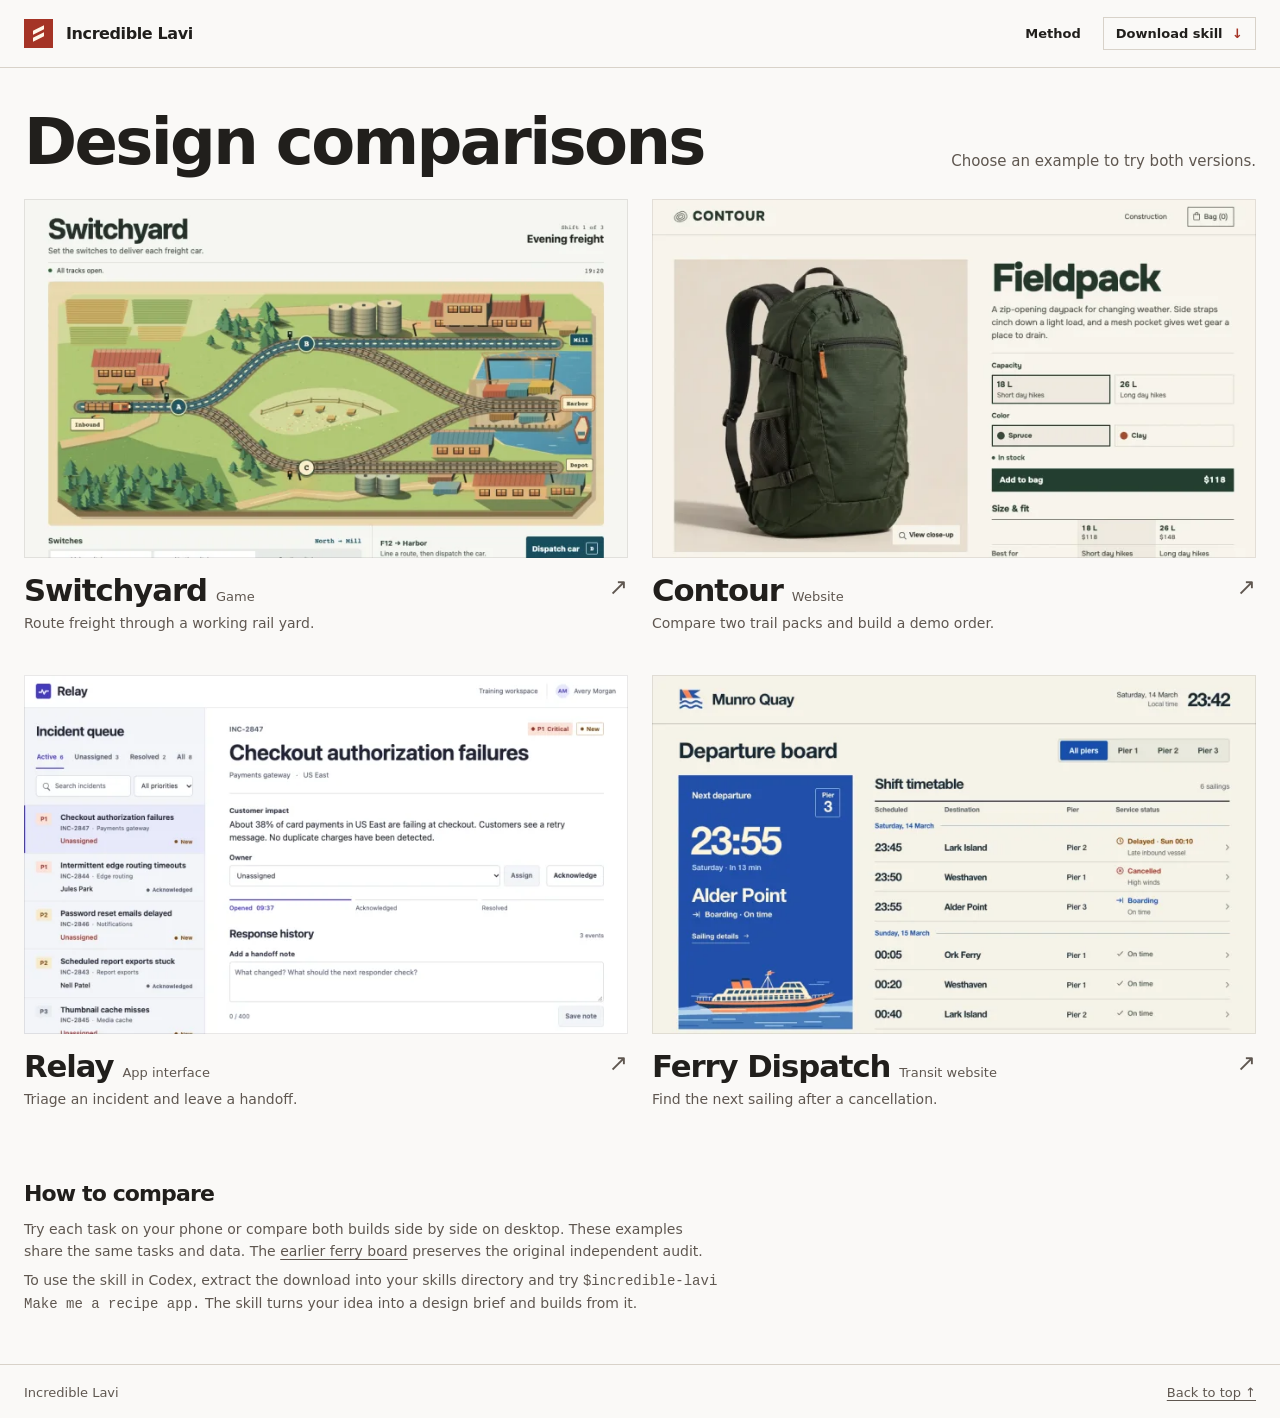
<file: docs/index.html>
<!doctype html>
<html lang="en">
<head>
  <meta charset="utf-8">
  <meta name="viewport" content="width=device-width, initial-scale=1">
  <meta name="description" content="Playable before-and-after design examples for the Incredible Lavi skill.">
  <title>Incredible Lavi · Design comparisons</title>
  <link rel="stylesheet" href="gallery.css">
  <script src="gallery.js" defer></script>
</head>
<body>
  <header class="bar">
    <a class="brand" href="./"><span class="mark" aria-hidden="true"><i></i><i></i></span>Incredible Lavi</a>
    <nav aria-label="Project"><a href="#method">Method</a><a class="download" href="assets/incredible-lavi.zip" download>Download skill <span aria-hidden="true">↓</span></a></nav>
  </header>
  <main class="home">
    <div class="intro">
      <h1>Design comparisons</h1>
      <p>Choose an example to try both versions.</p>
    </div>
    <div class="grid" id="exhibits"></div>
    <noscript><p>Compare the standalone examples.</p><ul>
      <li>Switchyard <a href="examples/switchyard/before.html">Before</a> · <a href="examples/switchyard/after.html">After</a></li>
      <li>Contour <a href="examples/contour/before.html">Before</a> · <a href="examples/contour/after.html">After</a></li>
      <li>Relay <a href="examples/relay/before.html">Before</a> · <a href="examples/relay/after.html">After</a></li>
      <li>Ferry Dispatch <a href="examples/ferry/before.html">Before</a> · <a href="examples/ferry/after.html">After</a></li>
    </ul></noscript>
    <section class="method" id="method">
      <h2>How to compare</h2>
      <p>Try each task on your phone or compare both builds side by side on desktop. These examples share the same tasks and data. The <a href="examples/ferry/audit-after.html">earlier ferry board</a> preserves the original independent audit.</p>
      <p>To use the skill in Codex, extract the download into your skills directory and try <code>$incredible-lavi Make me a recipe app.</code> The skill turns your idea into a design brief and builds from it.</p>
    </section>
  </main>
  <footer class="site-foot"><span>Incredible Lavi</span><a href="#top" id="back-top">Back to top ↑</a></footer>
</body>
</html>
</file>
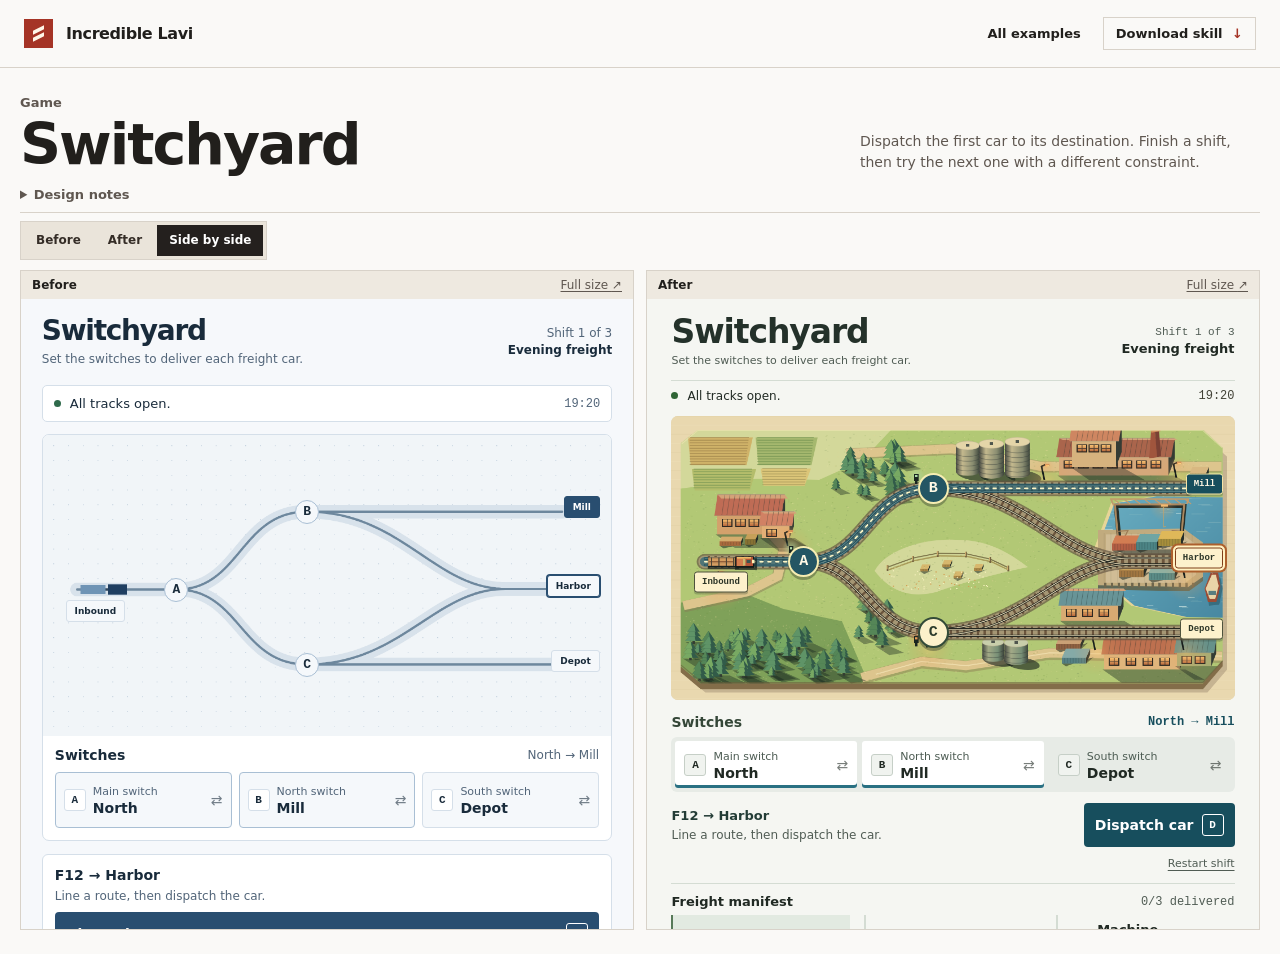
<file: docs/compare.html>
<!doctype html>
<html lang="en">
<head>
  <meta charset="utf-8">
  <meta name="viewport" content="width=device-width, initial-scale=1">
  <title>Compare · Incredible Lavi</title>
  <link rel="stylesheet" href="gallery.css">
  <script src="gallery.js" defer></script>
</head>
<body>
  <header class="bar">
    <a class="brand" href="./"><span class="mark" aria-hidden="true"><i></i><i></i></span>Incredible Lavi</a>
    <nav aria-label="Project"><a href="./">All examples</a><a class="download" href="assets/incredible-lavi.zip" download>Download skill <span aria-hidden="true">↓</span></a></nav>
  </header>
  <main class="compare" id="comparison" hidden>
    <div class="compare-top">
      <div><span class="medium" id="medium"></span><h1 id="demo-title"></h1></div>
      <p id="task"></p>
    </div>
    <details class="notes">
      <summary>Design notes</summary>
      <p id="notes-text"></p>
    </details>
    <div class="toolbar">
      <div class="switch" role="group" aria-label="Comparison view">
        <button type="button" data-mode="before" aria-pressed="false">Before</button>
        <button type="button" data-mode="after" aria-pressed="false">After</button>
        <button type="button" data-mode="side" aria-pressed="false">Side by side</button>
      </div>
      <a id="standalone" href="./" target="_blank" rel="noopener">Open full size <span aria-hidden="true">↗</span></a>
    </div>
    <div class="frames">
      <section id="before" class="pane" aria-label="Before">
        <div class="pane-label"><strong>Before</strong><a target="_blank" rel="noopener">Full size <span aria-hidden="true">↗</span></a></div>
        <iframe title="Before"></iframe>
      </section>
      <section id="after" class="pane" aria-label="After">
        <div class="pane-label"><strong>After</strong><a target="_blank" rel="noopener">Full size <span aria-hidden="true">↗</span></a></div>
        <iframe title="After"></iframe>
      </section>
    </div>
  </main>
  <noscript><p class="home">Enable JavaScript for the interactive comparison. <a href="./">Open the gallery</a> for standalone links.</p></noscript>
</body>
</html>
</file>
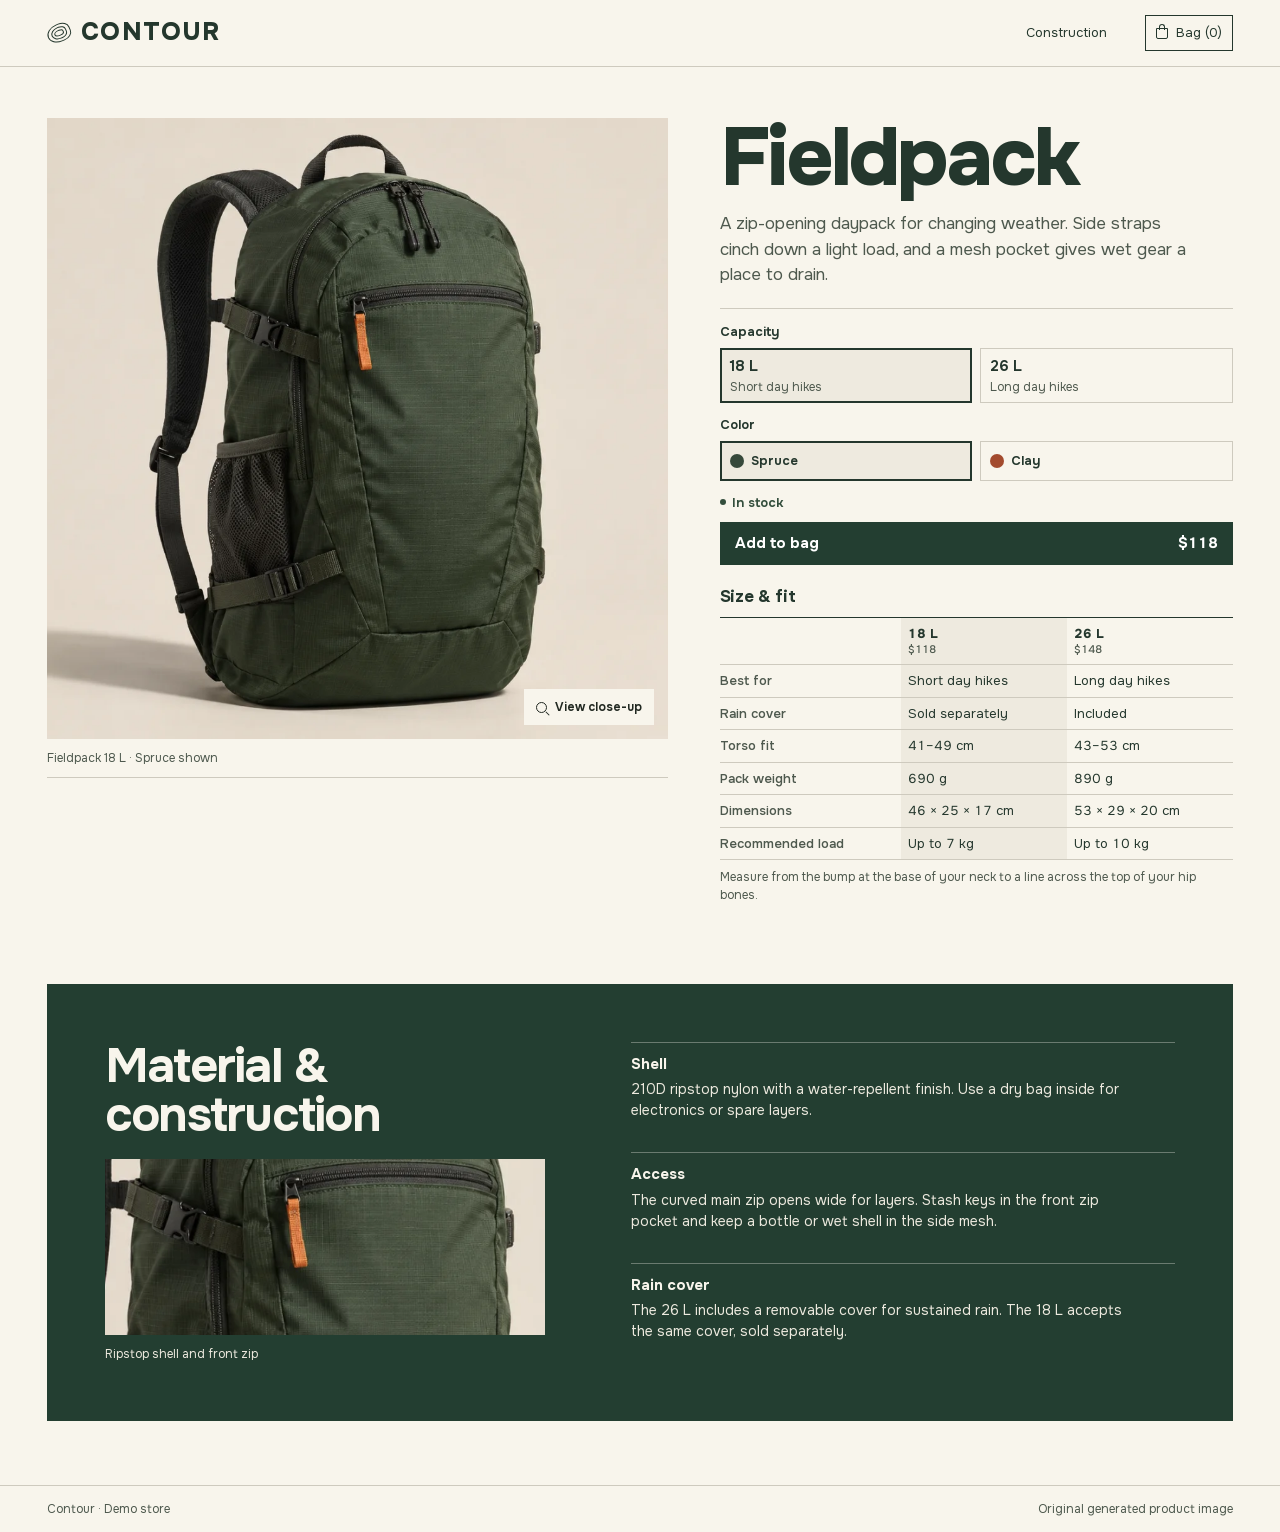
<file: docs/examples/contour/after.html>
<!doctype html>
<html lang="en">
<head>
  <meta charset="utf-8">
  <meta name="viewport" content="width=device-width, initial-scale=1">
  <meta name="color-scheme" content="light">
  <title>Fieldpack | Contour</title>
  <link rel="stylesheet" href="store.css">
  <script src="store.js" defer></script>
</head>
<body data-treatment="catalog">
  <a class="skip-link" href="#pack">Skip to the pack</a>
  <div id="store"></div>
  <noscript>Enable JavaScript to compare the Fieldpack sizes and try the demo bag.</noscript>
</body>
</html>
</file>
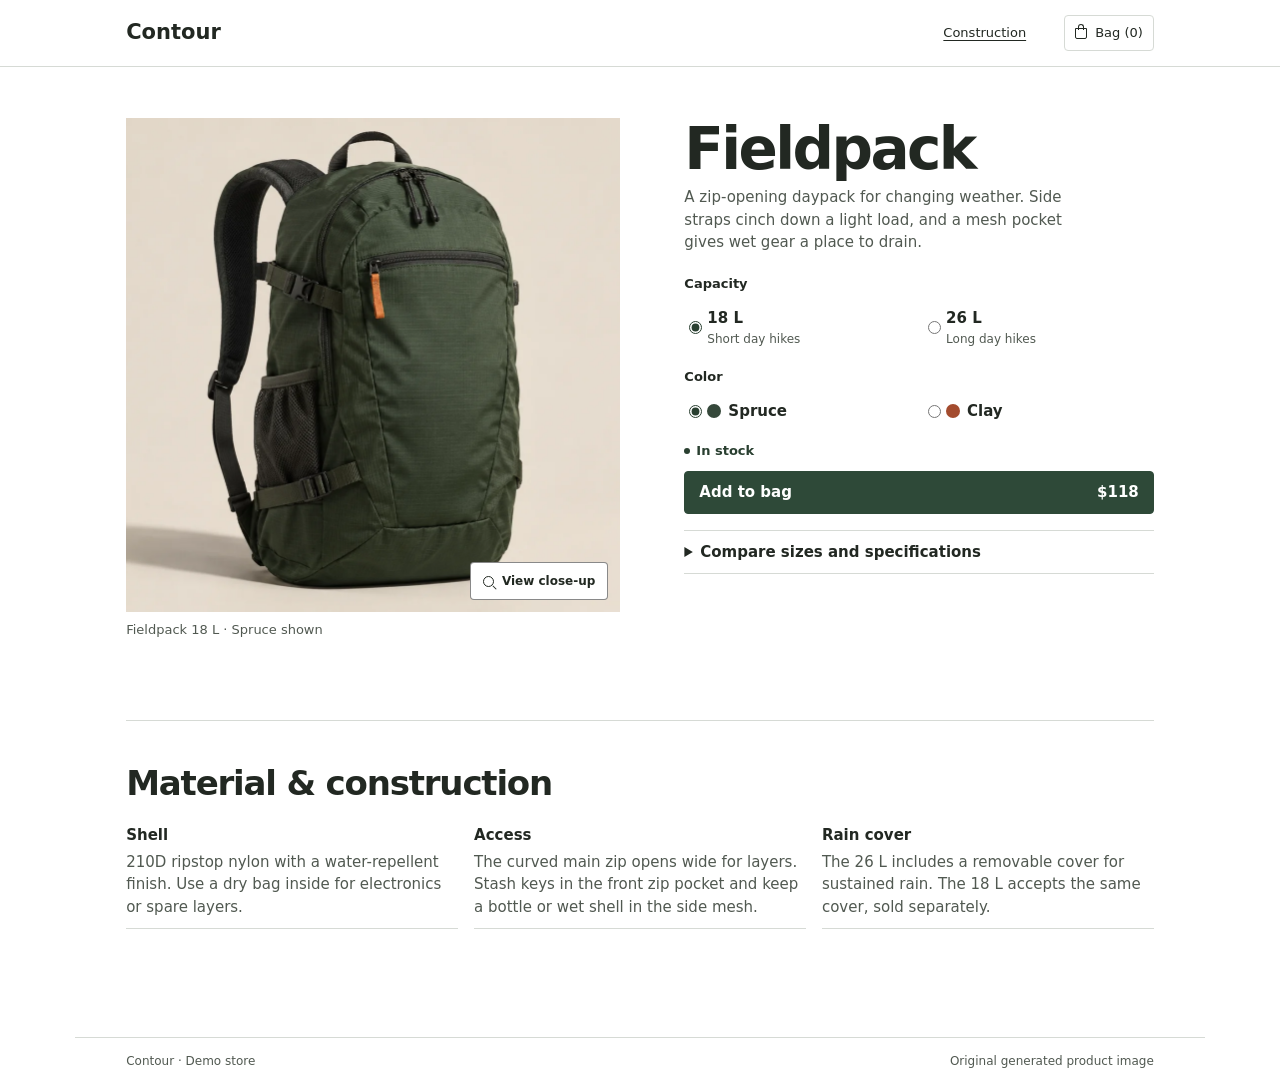
<file: docs/examples/contour/before.html>
<!doctype html>
<html lang="en">
<head>
  <meta charset="utf-8">
  <meta name="viewport" content="width=device-width, initial-scale=1">
  <meta name="color-scheme" content="light">
  <title>Fieldpack | Contour</title>
  <link rel="stylesheet" href="store.css">
  <script src="store.js" defer></script>
</head>
<body data-treatment="baseline">
  <a class="skip-link" href="#pack">Skip to the pack</a>
  <div id="store"></div>
  <noscript>Enable JavaScript to compare the Fieldpack sizes and try the demo bag.</noscript>
</body>
</html>
</file>
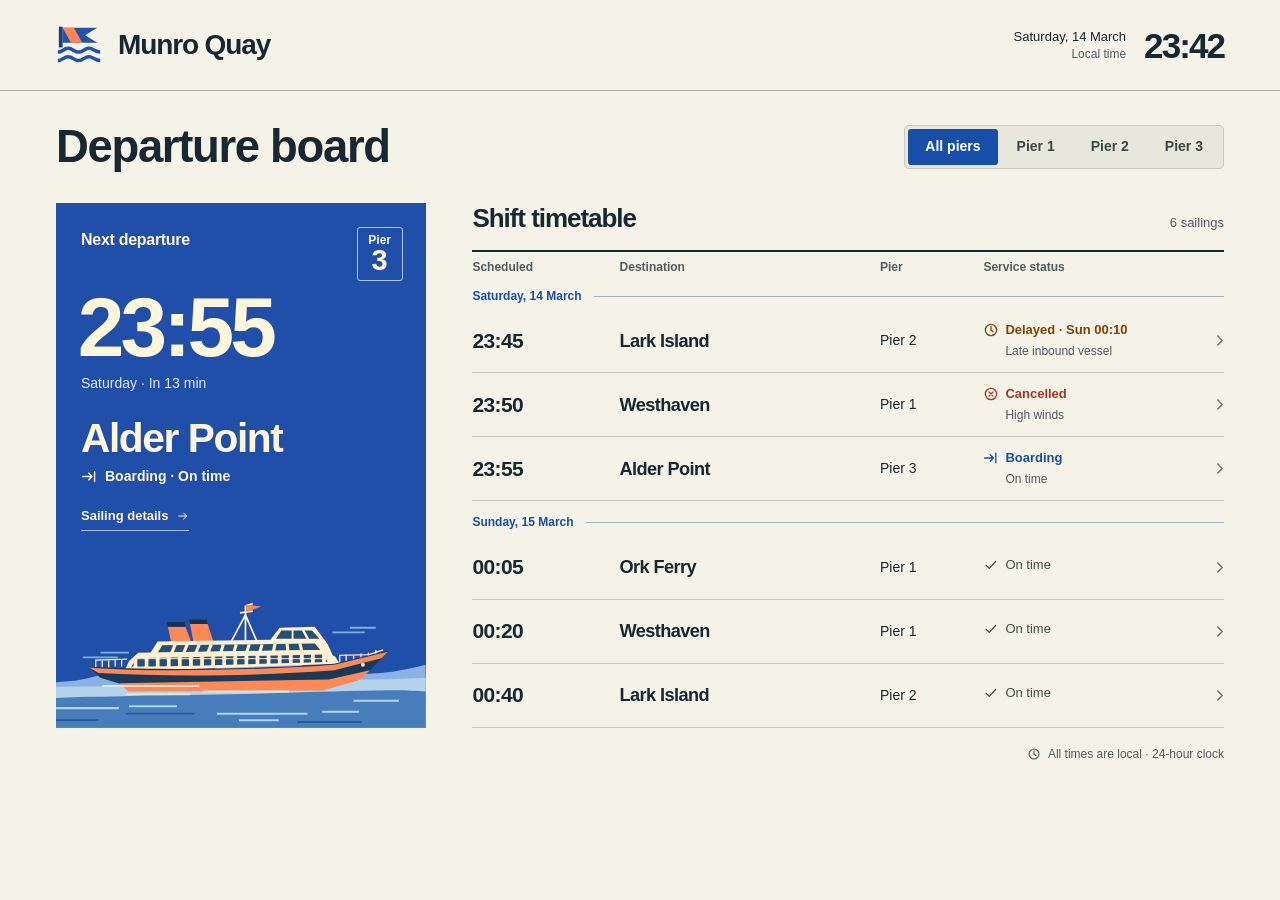
<file: docs/examples/ferry/after.html>
<!doctype html>
<html lang="en">
<head>
<meta charset="utf-8">
<meta name="viewport" content="width=device-width,initial-scale=1">
<meta name="theme-color" content="#f5f2e8">
<title>Munro Quay · Departure board</title>
<style>
:root {
  color-scheme: light;
  --paper: #f5f2e8;
  --ink: #182832;
  --muted: #515c60;
  --line: #c9cbc0;
  --blue: #164eaa;
  --poster: #204fa9;
  --cream: #fff6db;
  --orange: #ff8a5a;
  --font: "Helvetica Neue", -apple-system, BlinkMacSystemFont, "Segoe UI", Arial, sans-serif;
}
* {box-sizing:border-box}
body {margin:0; background:var(--paper); color:var(--ink); font:16px/1.4 var(--font); -webkit-font-smoothing:antialiased; font-variant-numeric:tabular-nums}
h1,h2,h3,p {margin:0}
button {font:inherit; color:inherit; cursor:pointer; -webkit-tap-highlight-color:transparent}
button:focus-visible {outline:3px solid var(--blue); outline-offset:3px; z-index:1}
.frame {max-width:1440px; margin-inline:auto; padding-inline:clamp(22px,4.375vw,76px)}
.topbar .frame {display:flex; align-items:center; justify-content:space-between; gap:16px; min-height:90px}
.topbar {border-bottom:1px solid #abb0a6}
.brand {display:flex; align-items:center; gap:15px; font-size:28px; font-weight:720; letter-spacing:-.04em; line-height:1}
.brand svg {width:47px; height:43px; flex:none}
.clock {display:grid; grid-template-columns:auto auto; column-gap:18px; align-items:center; font-size:13px; text-align:right; line-height:1.35}
.clock-label {display:block; color:var(--muted); font-size:12px}
.clock time {font-size:35px; line-height:1; font-weight:550; letter-spacing:-.055em}
.toolbar {display:flex; justify-content:space-between; align-items:center; gap:20px; padding:27px 0 24px}
h1 {font-size:clamp(31px,3.55vw,49px); font-weight:650; letter-spacing:-.029em; line-height:1.05}
.filters {display:flex; gap:2px; padding:3px; background:#e8e7db; border:1px solid #c8cabd; border-radius:5px}
.filters button {background:none; border:0; border-radius:3px; min-height:36px; padding:5px 17px; color:#384846; font-size:14px; font-weight:550; white-space:nowrap}
.filters button:hover {background:#d9ded5}
.filters button[aria-pressed=true] {background:var(--blue); color:#fff; font-weight:660}
.layout {display:grid; grid-template-columns:minmax(280px,.91fr) minmax(0,1.85fr); gap:clamp(26px,3.65vw,57px); align-items:start}
.poster {position:relative; overflow:hidden; isolation:isolate; background:var(--poster); color:var(--cream); display:flex; flex-direction:column; align-self:stretch; min-width:0}
.poster-info {position:relative; z-index:1; padding:26px 25px 0}
.poster-label {font-size:16px; font-weight:600; letter-spacing:-.018em; margin-bottom:35px}
.pier-sign {position:absolute; right:23px; top:24px; text-align:center; display:grid; justify-items:center; gap:0; color:var(--cream); line-height:1; border:1.5px solid #b2c5de; border-radius:3px; padding:6px 10px 4px; min-width:46px}
.pier-sign span {font-size:12px; font-weight:620}
.pier-sign b {font-size:29px; font-weight:690; line-height:1.03}
.hero-time {font-size:clamp(67px,6.55vw,102px); font-weight:590; letter-spacing:-.045em; line-height:1; display:block; margin-left:-.04em}
.hero-when {font-size:14px; color:#dce7ff; margin-top:4px; font-weight:500}
.hero-to {font-size:clamp(31px,3.18vw,48px); line-height:1.08; font-weight:620; letter-spacing:-.035em; margin:23px 0 7px}
.hero-state {display:flex; align-items:center; gap:7px; font-size:14px; font-weight:550; line-height:1.35}
.icon {width:16px; height:16px; display:inline-block; vertical-align:middle; flex:none; fill:none; stroke:currentColor; stroke-width:1.6; stroke-linecap:round; stroke-linejoin:round}
.hero-state .icon {width:17px; height:17px}
.poster .open-detail {position:relative; z-index:1; align-self:flex-start; margin:17px 0 0 25px; display:inline-flex; align-items:center; gap:9px; color:var(--cream); font-size:13px; font-weight:550; background:transparent; border:none; border-bottom:1px solid #a7bde1; padding:4px 0}
.poster .open-detail:focus-visible {outline-color:var(--cream)}
.poster .open-detail:hover {border-bottom-color:var(--cream)}
.open-detail .icon {width:12px; height:12px}
.art {display:block; width:100%; margin-top:auto; min-height:115px; overflow:hidden; aspect-ratio:400/151; max-height:196px}
.art svg.mobile-art {display:none}
.art svg {display:block; width:100%; height:100%}
.timetable {min-width:0}
.schedule-title {display:flex; align-items:baseline; justify-content:space-between; gap:16px; padding:1px 0 16px; border-bottom:2px solid var(--ink)}
.schedule-title h2 {font-size:26px; font-weight:640; letter-spacing:-.04em; line-height:1.15}
#count {font-size:13px; color:var(--muted); white-space:nowrap}
.grid {display:grid; grid-template-columns: minmax(64px,.68fr) minmax(112px,1.25fr) minmax(43px,.46fr) minmax(119px,1.1fr) 10px; column-gap:12px; align-items:center}
.mobile-col-name {display:none}
.columns {font-size:12px; color:var(--muted); font-weight:550; min-height:32px}
.dayline {font-size:12px; font-weight:650; display:flex; align-items:center; gap:12px; color:var(--blue); line-height:1.3; padding:5px 0; background:var(--paper)}
.dayline:after {content:""; flex:1; border-bottom:1px solid #a0b3be}
.group + .group {margin-top:9px}
.row {appearance:none; width:100%; border:0; border-bottom:1px solid var(--line); background:transparent; text-align:left; position:relative; min-height:55px; padding:6px 0; line-height:1.22}
.row:hover {background:#e8ece3}
.row:focus-visible {outline-offset:1px}
.sched {font-size:21px; font-weight:550; letter-spacing:-.028em}
.dest {font-size:clamp(16px,1.42vw,20px); font-weight:610; letter-spacing:-.032em}
.dest small {display:none}
.pier {font-size:14px; font-weight:490}
.status-line {display:inline-flex; align-items:center; gap:6px; font-size:13px; line-height:1.25; font-weight:650}
.normal .status-line {font-weight:500; color:#41514d}
.delayed .status-line {color:#824200}
.cancelled .status-line {color:#a13627}
.boarding .status-line {color:var(--blue)}
.status .sub {display:block; padding-left:22px; font-size:12px; color:var(--muted); margin-top:2px; line-height:1.3}
.row-arrow {width:8px; height:13px; color:#67736f; justify-self:end}
footer {margin:18px 0 23px; color:var(--muted); display:flex; align-items:center; justify-content:flex-end; gap:7px; font-size:12px}
footer .icon {width:14px; height:14px}
.symbols {width:0; height:0; position:absolute; overflow:hidden}
dialog {width:min(427px,calc(100% - 30px)); padding:0; max-height:calc(100% - 32px); overflow:auto; color:var(--ink); background:var(--paper); border:0; border-top:7px solid var(--poster); box-shadow:0 16px 64px #16273940}
dialog::backdrop {background:#18293378}
.detail {padding:18px 24px 24px}
.detail-top {display:flex; align-items:center; justify-content:space-between; gap:16px}
.detail-kicker {display:flex; align-items:center; gap:8px; font-size:14px; font-weight:600; color:var(--blue)}
.detail-kicker .icon {width:19px; height:19px}
.close {width:42px; height:42px; margin-right:-9px; display:grid; place-items:center; border:0; background:transparent; border-radius:3px}
.close:hover {background:#e8e7db}
.close .icon {width:20px; height:20px}
.detail h2 {font-size:36px; font-weight:640; letter-spacing:-.045em; line-height:1.08; margin:12px 0 13px}
.detail-meta {display:grid; grid-template-columns:1fr 1fr; gap:12px; padding:13px 0; border-block:1px solid var(--line)}
.detail-meta dt {font-size:12px; color:var(--muted)}
.detail-meta dd {font-size:18px; margin:2px 0 0; font-weight:550; letter-spacing:-.02em}
.detail-meta dd span {display:block; font-size:12px; color:var(--muted); font-weight:400; margin-top:2px; letter-spacing:0}
#detail-state {margin:13px 0 23px}
.summary h3 {font-size:17px; letter-spacing:-.025em; margin-bottom:6px}
#summary-text {font-size:16px; line-height:1.55}
.detail-bottom {display:flex; align-items:center; gap:12px; margin-top:20px}
.copy {display:flex; align-items:center; gap:8px; min-height:42px; padding:8px 13px; color:#fff; border:0; border-radius:3px; background:var(--blue); font-size:14px; font-weight:600}
.copy:hover {background:#133d89}
#feedback {font-size:13px; color:var(--blue)}
@media(min-width:1000px) and (min-height:830px) {
  .toolbar {padding-block:32px}
  .row {min-height:64px}
}
@media(max-width:950px) and (min-width:721px) {
  .frame {padding-inline:24px}
  .layout {grid-template-columns:minmax(225px,.74fr) minmax(0,1.65fr); gap:22px}
  .poster-info {padding:20px 16px 0}
  .poster .open-detail {margin-left:16px}
  .pier-sign {right:14px; top:16px; min-width:39px; padding:5px 7px 3px}
  .poster-label {font-size:14px}
  .hero-to {font-size:29px}
  .hero-time {font-size:64px}
  .grid {grid-template-columns:56px minmax(89px,1.12fr) 34px minmax(104px,1fr) 7px; gap:7px}
  .status .sub {padding-left:0}
  .pier {font-size:13px}
  .row {min-height:56px}
}
@media(max-width:720px) {
  .frame {padding-inline:clamp(14px,4vw,24px)}
  .topbar .frame {min-height:65px}
  .brand {gap:9px; font-size:22px}
  .brand svg {width:33px; height:31px}
  .clock {display:flex; flex-direction:column-reverse; align-items:flex-end; gap:3px; font-size:12px; line-height:1.15}
  .clock-label {display:none}
  .clock time {font-size:23px; letter-spacing:-.04em}
  .toolbar {display:grid; gap:10px; padding:15px 0 12px}
  h1 {font-size:31px}
  .filters {justify-self:start}
  .filters button {min-height:35px; padding-inline:16px; font-size:13px}
  .layout {grid-template-columns:1fr; gap:17px}
  .poster {min-height:179px; display:block; padding-bottom:16px}
  .poster-info {padding:13px 15px 0}
  .poster-label {font-size:13px; margin-bottom:8px}
  .pier-sign {top:13px; right:14px; min-width:37px; padding:4px 6px 3px}
  .pier-sign span {font-size:12px}
  .pier-sign b {font-size:24px}
  .hero-time {font-size:50px}
  .hero-when {font-size:12px; margin-top:1px}
  .hero-to {font-size:26px; margin:10px 0 3px}
  .hero-state {font-size:12px; gap:4px}
  .hero-state .icon {width:14px; height:14px}
  .poster-label:after {content:" →"; margin-left:3px}
  .poster .open-detail {position:absolute; inset:0; width:100%; height:100%; z-index:2; margin:0; border:0; padding:0; font-size:0}
  .poster .open-detail .icon {display:none}
  .poster .open-detail:focus-visible {outline-offset:-4px}
  .art {position:absolute; inset:auto 0 0; width:100%; height:100px; min-height:0; max-height:none; aspect-ratio:auto; z-index:0; pointer-events:none}
  .art svg.desktop-art {display:none}
  .art svg.mobile-art {display:block}
  .schedule-title {padding:0 0 7px}
  .schedule-title h2 {font-size:22px}
  #count {font-size:12px}
  .full-col-name {display:none}
  .mobile-col-name {display:inline}
  .columns {min-height:29px; font-size:12px}
  .grid {grid-template-columns:54px minmax(85px,1fr) minmax(125px,1.15fr) 7px; gap:7px}
  .row {min-height:48px; padding-block:5px}
  .row .pier,.columns .pier-col {display:none}
  .sched {font-size:16px; letter-spacing:-.035em}
  .dest {font-size:15px; line-height:1.22; letter-spacing:-.025em}
  .dest small {display:block; font-size:12px; line-height:1.3; font-weight:480; color:var(--muted); letter-spacing:0; margin-top:2px}
  .dayline {font-size:12px; padding:3px 0}
  .group + .group {margin-top:6px}
  .status-line {font-size:12px; gap:4px}
  .status-line .icon {width:13px; height:13px}
  .status .sub {font-size:12px; padding-left:17px; margin-top:2px}
  footer {margin:11px 0 18px; justify-content:flex-start; font-size:11px}
}
@media(min-width:470px) and (max-width:720px) {
  .toolbar {display:flex}
  h1 {font-size:27px}
  .filters button {padding-inline:11px}
  .art {width:100%; height:116px}
  .row {min-height:52px}
  .grid {grid-template-columns:64px minmax(95px,1.1fr) 42px minmax(100px,1fr) 7px}
  .row .pier,.columns .pier-col {display:block}
  .dest small {display:none}
}
@media(max-width:374px) {
  .frame {padding-inline:12px}
  .grid {grid-template-columns:48px minmax(86px,1fr) minmax(114px,1.17fr) 6px; gap:6px}
  .art {height:91px}
}
</style>
</head>
<body>
<svg class="symbols" xmlns="http://www.w3.org/2000/svg" aria-hidden="true">
  <symbol id="i-delay" viewBox="0 0 20 20"><circle cx="10" cy="10" r="7.1"/><path d="M10 5.6v4.8l2.7 1.8"/></symbol>
  <symbol id="i-cancel" viewBox="0 0 20 20"><circle cx="10" cy="10" r="7.1"/><path d="m7.5 7.5 5 5m0-5-5 5"/></symbol>
  <symbol id="i-boarding" viewBox="0 0 20 20"><path d="M2 10h11m-4-4 4 4-4 4m7-10v12"/></symbol>
  <symbol id="i-normal" viewBox="0 0 20 20"><path d="m3.9 10.4 3.9 3.8 8-8.6"/></symbol>
  <symbol id="i-arrow" viewBox="0 0 20 20"><path d="M3 10h13m-5-5 5 5-5 5"/></symbol>
  <symbol id="i-chevron" viewBox="0 0 9 14"><path d="m2 2 5 5-5 5"/></symbol>
  <symbol id="i-close" viewBox="0 0 20 20"><path d="m4 4 12 12m0-12L4 16"/></symbol>
  <symbol id="i-copy" viewBox="0 0 20 20"><path d="M7 7h10v11H7zM3 13V3h10"/></symbol>
  <symbol id="i-ship" viewBox="0 0 20 20"><path d="M4 11V6h12v5m-9-5V3h6v3M2 12l8-2 8 2-3 4H5zM2 18h16"/></symbol>
</svg>
<header class="topbar"><div class="frame">
  <div class="brand"><svg aria-hidden="true" viewBox="0 0 50 44" fill="none"><path d="M3 2h4v22H3z" fill="#183e7f"/><path d="M7 3h37L31 11l13 8H7z" fill="#2053a9"/><path d="M7 3h12l9 16H16z" fill="#ff8555"/><g stroke="#2053a9" stroke-width="3.7"><path d="M2 29c5 0 6-4 11-4s6 4 11 4 6-4 11-4 6 4 12 4M2 38c5 0 6-4 11-4s6 4 11 4 6-4 11-4 6 4 12 4"/></g></svg><span>Munro Quay</span></div>
  <div class="clock"><div>Saturday, 14 March<span class="clock-label">Local time</span></div><time datetime="23:42" aria-label="Local time 23:42">23:42</time></div>
</div></header>
<main class="frame">
  <div class="toolbar"><h1>Departure board</h1><div class="filters" role="group" aria-label="Filter departures by pier">
    <button type="button" data-pier="0" aria-pressed="true">All piers</button><button type="button" data-pier="1" aria-pressed="false">Pier 1</button><button type="button" data-pier="2" aria-pressed="false">Pier 2</button><button type="button" data-pier="3" aria-pressed="false">Pier 3</button>
  </div></div>
  <div class="layout">
    <section class="poster" aria-labelledby="next">
      <div class="poster-info"><h2 class="poster-label" id="next">Next departure</h2>
        <div class="pier-sign"><span>Pier</span><b id="next-pier"></b></div>
        <time class="hero-time" id="next-time"></time><p class="hero-when" id="next-when"></p>
        <h3 class="hero-to" id="next-to"></h3><p class="hero-state" id="next-state"></p>
      </div>
      <button type="button" class="open-detail">Sailing details <svg class="icon" aria-hidden="true"><use href="#i-arrow"/></svg></button>
      <div class="art" aria-hidden="true">
        <svg class="desktop-art" viewBox="0 0 400 151" preserveAspectRatio="xMidYMax meet" xmlns="http://www.w3.org/2000/svg">
          <defs><pattern id="windows" x="0" y="0" width="12" height="9" patternUnits="userSpaceOnUse"><rect x="1" y="0" width="8" height="8" rx="1" fill="#244f77"/></pattern></defs>
          <g fill="#81ade2"><path d="M29 74h38v2H29zM48 69h31v2H48zM299 47h35v2h-35zM318 42h28v2h-28z"/></g>
          <g fill="#8ab2e2"><path d="M22 100c29-5 41-13 63-13 25 0 44 9 63 6 30-5 52-19 81-16 44 5 63 17 101 16 25 0 47-4 70-10v30H0v-11z"/></g>
          <path d="M0 107c55 0 91-3 139-2 81 1 111-6 171-6 28 0 54 0 90-2v54H0z" fill="#b5d4ec"/>
          <path d="M0 119c35-2 64-1 99-3 105 0 176-4 248-5 25-1 40 0 53 1v39H0z" fill="#477dbb"/>
          <g transform="translate(27 -4)"><g id="vessel">
            <g stroke="#ffefcf" stroke-width="1.9" fill="none"><path d="M178 67V23m-6 8 14-2m-7-6 7-2m-8 12-17 32m17-32 12 28"/></g>
            <path d="m178 22 17 2-16 6z" fill="#ff8956"/>
            <path d="m98 64-4-18h19l7 18zm24 0-4-21h19l7 21z" fill="#ff8956"/><path d="m94 46-1-5h19l1 5zm24-3-1-5h19l1 5z" fill="#182f4f"/>
            <path d="M74 76 83 62l122-2 10-13 38-1 14 19 6 13z" fill="#fff0ce"/>
            <path d="m211 59 6-9h11v9zm19-9h9l5 9h-14zm12 0h8l8 9h-11z" fill="#244f77"/>
            <path d="m88 66 165-2 6 7-176 3z" fill="#244f77"/>
            <path d="m102 65-4 10m17-10-4 10m17-10-4 10m17-10-4 10m17-10-3 10m17-10-3 10m17-10-3 10m17-10-3 10m17-11-2 10m15-10 1 9m13-9 2 9" fill="none" stroke="#fff0ce" stroke-width="3.4"/>
            <path d="m52 83 10-9 193-3 20 7 5 8-233 8z" fill="#ffefcf"/>
            <path d="m60 80 202-4 5 8-213 6z" fill="url(#windows)"/>
            <g stroke="#f8e9c7" stroke-width="1.4" fill="none"><path d="M16 91v-9l34-1m-27 9v-8m7 8v-8m7 7v-7m7 7v-7m236 3v-8l32-1 15-5m-40 13v-8m8 7v-7m8 6v-7m8 5v-6m8 4v-7"/></g>
            <path d="M8 89c60 5 212 2 266-3l59-14-21 22-34 12-235 2-22-7z" fill="#183a59"/>
            <path d="M9 90c70 6 204 2 265-3l58-14-7 7-51 13c-94 7-181 7-255 3z" fill="#ff8956"/>
            <path d="m42 107 226-4 45-10-13 11-38 11-211 1z" fill="#ff8956"/><path d="M23 110h105m-79 9h69m14-3h93" stroke="#e0e8d3" stroke-width="2.2"/>
            <circle cx="305" cy="87" r="2.1" fill="#fff0ce"/></g>
          </g>
          <g fill="none" stroke="#b5d4ec" stroke-width="2.2"><path d="M0 130h68m11-2h52m43 8h98m16-2h40m-6-12h49m-173 21h43"/></g>
          <path d="M0 142h46v2H0zm76-7h74v2H76zm185 9h70v2h-70z" fill="#245ba1"/>
        </svg>
        <svg class="mobile-art" viewBox="0 0 400 100" preserveAspectRatio="none">
          <path d="M119 100c35-1 61-8 90-12 32-5 59-12 87-12 31-1 56 3 104-3v27z" fill="#8db5e3"/>
          <path d="M0 100c60-1 111 0 175-5 64-5 111-13 162-13 21 0 45-3 63-4v22z" fill="#b5d4ec"/>
          <path d="M55 100c105-1 141-2 207-8 37-4 82-2 138-8v16z" fill="#477dbb"/>
          <path d="M206 97h54m41-4h48m19-4h27" fill="none" stroke="#b5d4ec" stroke-width="1.4"/>
          <use href="#vessel" transform="translate(195 25) scale(.57 .57)"/>
        </svg>
      </div>
    </section>
    <section class="timetable" aria-labelledby="schedule"><div class="schedule-title"><h2 id="schedule">Shift timetable</h2><span id="count" role="status"></span></div>
      <div class="grid columns" aria-hidden="true"><span><span class="full-col-name">Scheduled</span><span class="mobile-col-name">Sched.</span></span><span>Destination</span><span class="pier-col">Pier</span><span>Service status</span></div><div id="list"></div>
    </section>
  </div>
  <footer><svg class="icon" aria-hidden="true"><use href="#i-delay"/></svg>All times are local · 24-hour clock</footer>
  <div id="announcement" role="status" style="clip-path:inset(50%);position:absolute;width:1px;height:1px;overflow:hidden"></div>
</main>
<dialog id="details" aria-labelledby="detail-name" aria-describedby="summary-text"><div class="detail">
  <div class="detail-top"><span class="detail-kicker"><svg class="icon" aria-hidden="true"><use href="#i-ship"/></svg>Sailing details</span><button type="button" class="close" aria-label="Close sailing details"><svg class="icon" aria-hidden="true"><use href="#i-close"/></svg></button></div>
  <h2 id="detail-name"></h2><dl class="detail-meta"><div><dt>Scheduled</dt><dd><time id="detail-time"></time><span id="detail-day"></span></dd></div><div><dt>Departure pier</dt><dd id="detail-pier"></dd></div></dl>
  <div id="detail-state"></div><div class="summary"><h3>Caller summary</h3><p id="summary-text"></p></div>
  <div class="detail-bottom"><button type="button" class="copy"><svg class="icon" aria-hidden="true"><use href="#i-copy"/></svg>Copy summary</button><span role="status" id="feedback"></span></div>
</div></dialog>
<script>
const days = ['Saturday, 14 March', 'Sunday, 15 March'];
const now = 23 * 60 + 42;
const sailings = [
  {day:0, time:'23:45', to:'Lark Island', pier:2, type:'delayed', revised:{day:1, time:'00:10'}, note:'Late inbound vessel', summary:'Saturday’s 23:45 sailing to Lark Island from Pier 2 is delayed because the inbound vessel is late. It is now due to depart at 00:10 on Sunday.'},
  {day:0, time:'23:50', to:'Westhaven', pier:1, type:'cancelled', note:'High winds', summary:'Saturday’s 23:50 sailing to Westhaven from Pier 1 is cancelled because of high winds. Sunday’s 00:20 departure from Pier 1 is a separate Westhaven service and is on time.'},
  {day:0, time:'23:55', to:'Alder Point', pier:3, type:'boarding', note:'On time', summary:'Saturday’s 23:55 sailing to Alder Point is boarding at Pier 3 and is on time.'},
  {day:1, time:'00:05', to:'Ork Ferry', pier:1, type:'normal'},
  {day:1, time:'00:20', to:'Westhaven', pier:1, type:'normal', summary:'Sunday’s 00:20 sailing to Westhaven from Pier 1 is on time. It is a separate service from Saturday’s cancelled 23:50 sailing.'},
  {day:1, time:'00:40', to:'Lark Island', pier:2, type:'normal'}
];
const labels = {cancelled:'Cancelled', boarding:'Boarding', normal:'On time', delayed:'Delayed'};
const icons = {cancelled:'cancel', boarding:'boarding', normal:'normal', delayed:'delay'};
const byId = id => document.getElementById(id);
const dialog = byId('details');
const filters = [...document.querySelectorAll('[data-pier]')];
let next;

function icon(name, extraClass = '') {
  return `<svg class="icon ${extraClass}" aria-hidden="true"><use href="#i-${name}"/></svg>`;
}
function weekday(day) {
  return days[day].split(',')[0];
}
function minutes(sailing) {
  const {day, time} = sailing.revised || sailing;
  const [hour, minute] = time.split(':').map(Number);
  return day * 1440 + hour * 60 + minute;
}
function status(sailing) {
  const label = sailing.revised ? `Delayed · ${weekday(sailing.revised.day).slice(0,3)} ${sailing.revised.time}` : labels[sailing.type];
  return `<span class="status-line">${icon(icons[sailing.type])}${label}</span>`;
}
function updatePoster(visible) {
  next = visible.filter(s => s.type !== 'cancelled' && minutes(s) >= now).sort((a,b) => minutes(a) - minutes(b))[0];
  const departure = next.revised || next;
  byId('next-pier').textContent = next.pier;
  byId('next-time').textContent = departure.time;
  byId('next-time').dateTime = departure.time;
  byId('next-when').textContent = `${weekday(departure.day)} · In ${minutes(next) - now} min`;
  byId('next-to').textContent = next.to;
  let condition = labels[next.type];
  if (next.type === 'boarding') condition += ' · On time';
  if (next.revised) condition += ` from ${next.time}`;
  byId('next-state').innerHTML = icon(icons[next.type]) + condition;
}
function createRow(s) {
  const row = document.createElement('button');
  row.type = 'button';
  row.className = `row grid ${s.type}`;
  const service = s.revised ? `Delayed until ${weekday(s.revised.day)} ${s.revised.time}` : labels[s.type];
  row.setAttribute('aria-label', [days[s.day], s.time, s.to, `Pier ${s.pier}`, service, s.note, 'Sailing details'].filter(Boolean).join(', '));
  row.innerHTML = `<time class="sched" datetime="${s.time}">${s.time}</time>
    <span class="dest">${s.to}<small>Pier ${s.pier}</small></span><span class="pier">Pier ${s.pier}</span>
    <span class="status">${status(s)}${s.note ? `<span class="sub">${s.note}</span>` : ''}</span>${icon('chevron', 'row-arrow')}`;
  row.addEventListener('click', () => openDetail(s));
  return row;
}
function render(pier) {
  const visible = sailings.filter(s => !pier || s.pier === pier);
  updatePoster(visible);
  byId('count').textContent = `${visible.length} ${visible.length === 1 ? 'sailing' : 'sailings'}`;
  const groups = [];
  days.forEach((day, index) => {
    const group = visible.filter(s => s.day === index);
    if (!group.length) return;
    const section = document.createElement('section');
    section.className = 'group';
    const heading = document.createElement('h3');
    heading.textContent = day;
    heading.className = 'dayline';
    section.append(heading, ...group.map(createRow));
    groups.push(section);
  });
  byId('list').replaceChildren(...groups);
  filters.forEach(button => button.setAttribute('aria-pressed', String(Number(button.dataset.pier) === pier)));
}
function openDetail(s) {
  byId('detail-name').textContent = s.to;
  byId('detail-time').textContent = s.time;
  byId('detail-time').dateTime = s.time;
  byId('detail-day').textContent = days[s.day];
  byId('detail-pier').textContent = `Pier ${s.pier}`;
  byId('detail-state').className = s.type;
  byId('detail-state').innerHTML = status(s) + (s.type === 'boarding' ? ' · On time' : '');
  byId('summary-text').textContent = s.summary || `${weekday(s.day)}’s ${s.time} sailing to ${s.to} from Pier ${s.pier} is on time.`;
  byId('feedback').textContent = '';
  dialog.showModal();
}
filters.forEach(button => button.addEventListener('click', () => {
  render(Number(button.dataset.pier));
  const departure = next.revised || next;
  byId('announcement').textContent = `${button.textContent}. Next departure ${weekday(departure.day)} ${departure.time} to ${next.to} from Pier ${next.pier}.`;
}));
document.querySelector('.open-detail').addEventListener('click', () => openDetail(next));
document.querySelector('.close').addEventListener('click', () => dialog.close());
dialog.addEventListener('click', event => {
  if (event.target !== dialog) return;
  const bounds = dialog.getBoundingClientRect();
  if (event.clientX < bounds.left || event.clientX > bounds.right || event.clientY < bounds.top || event.clientY > bounds.bottom) dialog.close();
});
document.querySelector('.copy').addEventListener('click', async () => {
  const summary = byId('summary-text');
  const range = document.createRange();
  range.selectNodeContents(summary);
  const selection = window.getSelection();
  selection.removeAllRanges();
  selection.addRange(range);
  let copied = false;
  try {copied = document.execCommand('copy');} catch {}
  if (!copied && navigator.clipboard) {
    try {await navigator.clipboard.writeText(summary.textContent); copied = true;} catch {}
  }
  if (copied) selection.removeAllRanges();
  byId('feedback').textContent = copied ? 'Copied' : 'Summary selected for copying';
});
render(0);
</script>
</body>
</html>
</file>
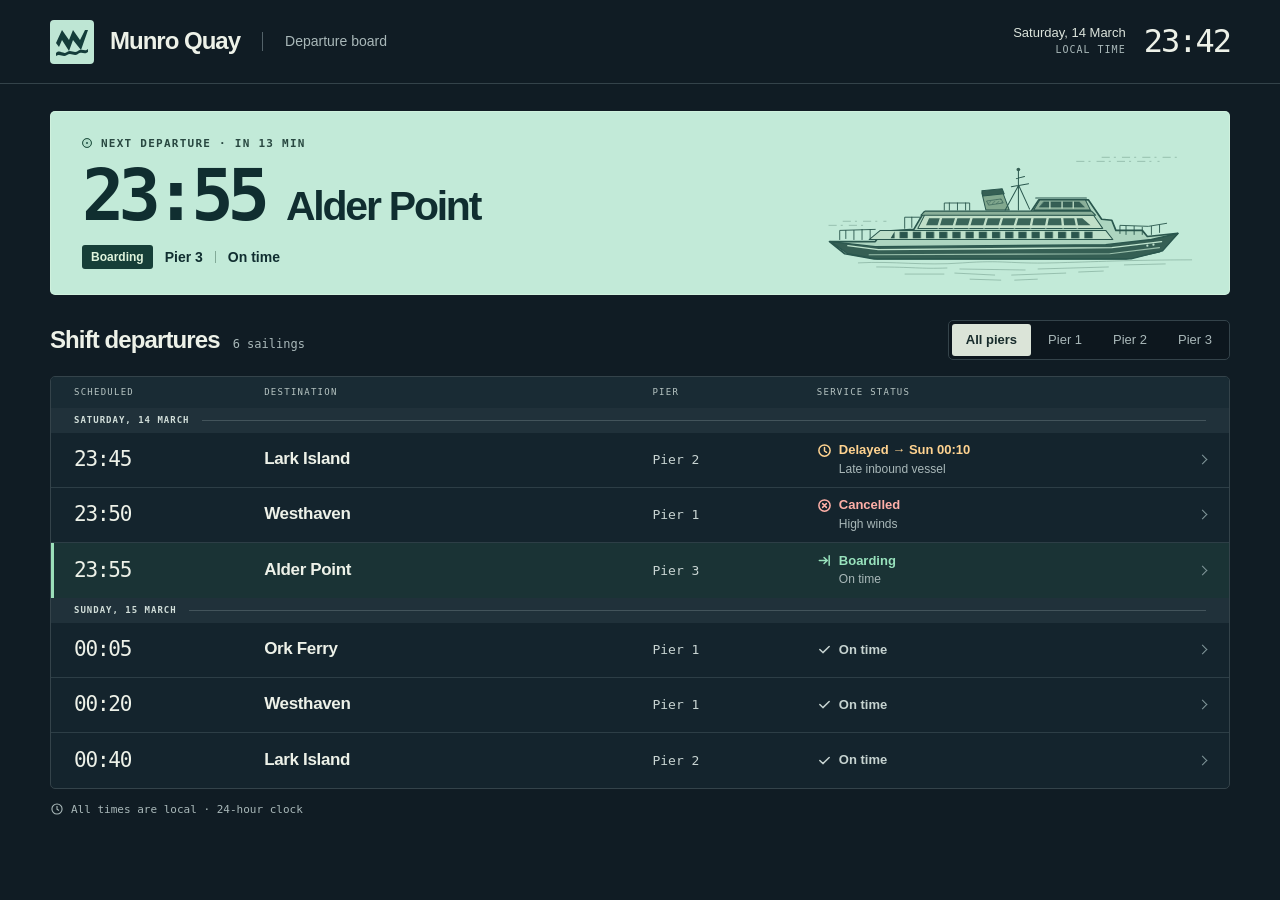
<file: docs/examples/ferry/audit-after.html>
<!DOCTYPE html>
<html lang="en">
<head>
<meta charset="utf-8">
<meta name="viewport" content="width=device-width, initial-scale=1">
<meta name="theme-color" content="#101c24">
<title>Munro Quay · Departure board</title>
<style>
:root{color-scheme:dark;--ink:#101c24;--panel:#14242d;--line:#34434a;--paper:#edf1e8;--soft:#a9b8b9;--mint:#b8ead6;--green:#98e2bd;--gold:#ffd390;--red:#ffb0a8;--sans:"Inter",-apple-system,BlinkMacSystemFont,"Segoe UI",Arial,sans-serif;--mono:"IBM Plex Mono",ui-monospace,SFMono-Regular,Menlo,Consolas,monospace}
*{box-sizing:border-box}
body{margin:0;background:var(--ink);color:var(--paper);font:16px/1.35 var(--sans);-webkit-font-smoothing:antialiased}
button{font:inherit;color:inherit;cursor:pointer}
button:focus-visible{outline:3px solid #ffe6a2;outline-offset:3px;z-index:1}
.wrap{width:min(1180px,calc(100% - 96px));margin:auto}
.mast{border-bottom:1px solid var(--line)}
.mast .wrap{display:flex;align-items:center;justify-content:space-between;gap:14px;height:83px}
.brand,.mast-title,.clock,.panel-top,.hero-small,.state,.times,.tabs,.detail-top,.detail-bottom{display:flex;align-items:center}
.brand{gap:16px}.brand svg{width:44px;height:44px;flex:none}
.mast-title{gap:22px}
h1,h2,h3,p{margin:0}
h1{font-size:24px;font-weight:680;letter-spacing:-1px}
.mast-title p{font-size:14px;color:var(--soft);border-left:1px solid #536269;padding-left:22px}
.clock{gap:18px}.clock .date{text-align:right;font-size:13px;color:#dce4dc}
.clock .zone{display:block;font:10px/1.8 var(--mono);letter-spacing:1px;color:var(--soft);text-transform:uppercase}
.clock .readout{font:500 32px/1 var(--mono);letter-spacing:-2px}
main{padding:27px 0 22px}
.hero{position:relative;isolation:isolate;overflow:hidden;display:flex;align-items:center;min-height:184px;padding:24px 32px;background:#c2ead8;color:#102e30;border-radius:5px}
.hero:after{content:"";position:absolute;inset:0;pointer-events:none;box-shadow:inset 0 0 0 1px #eaffeb55;border-radius:inherit}
.hero-info{position:relative;z-index:1;min-width:0}
.hero-small,.eyebrow,.dayline,.colheads,.detail-kicker{font:600 10px/1.2 var(--mono);letter-spacing:1.25px;text-transform:uppercase}
.hero-small{gap:9px;color:#294841;font-size:11px}
.hero-small i{height:10px;width:10px;display:inline-block;background:#1c5145;border-radius:50%;box-shadow:inset 0 0 0 3px #b1ddc9;border:1px solid #275746}
.hero h2{display:flex;gap:22px;align-items:baseline;margin:12px 0 14px;font-size:clamp(31px,3.2vw,50px);font-weight:640;letter-spacing:-.054em;line-height:1.03}
.hero h2 time{font:550 clamp(46px,5.5vw,76px)/.98 var(--mono);letter-spacing:-.085em}
.hero-meta{display:flex;align-items:center;gap:12px;font-size:14px;font-weight:580}
.hero-meta .pipe{width:1px;height:12px;background:#82aa98}
.pill-dark{padding:4px 9px;border-radius:3px;background:#163f38;color:#dff4dc;font-size:12px;font-weight:650}
.hero-art{position:absolute;z-index:0;right:0;bottom:0;width:37%;height:100%;color:#29594f}
.panel-top{justify-content:space-between;gap:18px;margin:25px 0 16px}
.panel-title{display:flex;align-items:baseline;gap:13px}
.panel-title h2{font-size:24px;letter-spacing:-.9px;font-weight:620}
.sailing-count{color:var(--soft);font:12px var(--mono)}
.tabs{gap:3px;background:#0d171e;border:1px solid var(--line);border-radius:5px;padding:3px}
.tabs button{background:transparent;border:0;border-radius:3px;color:var(--soft);padding:7px 14px;font-size:13px;white-space:nowrap}
.tabs button[aria-pressed=true]{background:#dbe4d8;color:#182c2c;font-weight:650}
.tabs button:hover:not([aria-pressed=true]){background:#23343c;color:var(--paper)}
.schedule{border:1px solid var(--line);border-radius:5px;overflow:hidden;background:var(--panel)}
.grid{display:grid;grid-template-columns:minmax(95px,.8fr) minmax(165px,1.72fr) minmax(82px,.68fr) minmax(180px,1.65fr) 16px;align-items:center;column-gap:18px;padding-inline:23px}
.colheads{background:#192b34;height:31px;color:#b6c4c2;font-weight:500;font-size:9px}
.dayline{display:flex;align-items:center;gap:12px;min-height:25px;padding:4px 23px;background:#20313a;color:#d2dfda;font-size:9px;letter-spacing:1px}
.dayline:after{content:"";flex:1;border-bottom:1px solid #43545b}
.row{width:100%;min-height:55px;background:transparent;border:0;border-bottom:1px solid #2d3e46;text-align:left;position:relative}
.row:last-child{border-bottom:0}
.row:focus-visible{outline-offset:-3px}.row:hover{background:#1d3139}
.row .sched{font:500 21px/1.1 var(--mono);letter-spacing:-1.2px}
.dest{font-weight:575;font-size:17px;letter-spacing:-.35px}.dest small{display:none}
.pier{font:13px var(--mono);color:#c8d4d2}
.row.boarding{background:#1a3335;box-shadow:inset 3px 0 #9bdfb9}
.row.boarding:hover{background:#20403f}
.status{min-width:0}.state{gap:7px;font-weight:550;font-size:13px}
.state .glyph{display:inline-flex;justify-content:center;align-items:center;width:15px;height:15px;flex:none}
.glyph svg{display:block;overflow:visible;width:100%;height:100%;stroke:currentColor;stroke-width:1.6;fill:none;stroke-linecap:round;stroke-linejoin:round}
.delayed .state{color:var(--gold)}.cancelled .state{color:var(--red)}.boarding .state{color:var(--green)}.normal .state{color:#c6d3d0}
.sub{display:block;font:12px/1.4 var(--sans);color:var(--soft);margin-left:22px;margin-top:2px}
.arrow{justify-self:end;width:7px;height:7px;border:solid #81969a;border-width:1.5px 1.5px 0 0;transform:rotate(45deg)}
footer{margin-top:13px;color:var(--soft);font:11px/1.4 var(--mono);display:flex;align-items:center;gap:7px}
footer svg{width:14px;height:14px;stroke:currentColor;fill:none;stroke-width:1.25}
dialog{width:min(430px,calc(100% - 32px));padding:0;border:1px solid #506b70;border-radius:7px;background:#172a33;color:var(--paper);box-shadow:0 16px 80px #0009}
dialog::backdrop{background:rgb(4 12 17/.74)}
.detail{padding:24px}
.detail-top{justify-content:space-between;gap:12px}.detail-kicker{color:var(--soft)}
.close{width:35px;height:35px;background:none;border:1px solid #455b61;border-radius:4px;line-height:1;font-size:22px}
.detail h2{font-size:32px;line-height:1.15;letter-spacing:-1.3px;margin:9px 0}
#detail-meta{color:#b5c6c3;font:12px/1.5 var(--mono)}
#detail-state{margin:15px 0 18px}.detail .state{font-size:15px}
.summary{border-top:1px solid #42545a;padding-top:17px}
.summary h3{font-size:13px;margin-bottom:6px}
#summary-text{font-size:16px;line-height:1.55}
.detail-bottom{margin-top:20px;gap:12px}.copy{background:var(--mint);color:#102e30;border:0;border-radius:4px;font-size:13px;font-weight:650;padding:10px 14px}
#feedback{font-size:12px;color:var(--mint)}
@media(min-width:900px) and (max-height:830px){.mast .wrap{height:66px}main{padding-top:18px}.hero{min-height:148px;padding-block:18px}.row{min-height:47px}.panel-top{margin:17px 0 11px}}
@media(max-width:900px){.wrap{width:calc(100% - 46px)}.grid{grid-template-columns:.8fr 1.55fr .7fr 1.7fr 8px;column-gap:12px;padding-inline:18px}.dayline{padding-inline:18px}.hero-art{width:36%}.hero{padding:23px;min-height:155px}.hero h2{gap:15px}.clock{gap:12px}}
@media(max-width:640px){
 .wrap{width:calc(100% - 28px)}.mast .wrap{height:68px}.brand{gap:9px}.brand svg{width:32px;height:32px}.mast-title{display:block}h1{font-size:20px;letter-spacing:-.7px}.mast-title p{padding:0;border:0;font-size:11px;margin-top:1px}
 .clock{flex-direction:column-reverse;align-items:flex-end;gap:2px}.clock .readout{font-size:23px;letter-spacing:-1px}.clock .date{font-size:10px}.clock .zone{display:none}main{padding:13px 0}
 .hero{min-height:136px;padding:15px 15px}.hero h2{display:block;margin:7px 0 9px;font-size:22px;letter-spacing:-.7px}.hero h2 time{display:block;margin-bottom:4px;font-size:40px;letter-spacing:-2.6px}
 .hero-small{font-size:9px;letter-spacing:.8px;gap:5px}.hero-small i{height:8px;width:8px}.hero-meta{gap:7px;font-size:11px}.pill-dark{font-size:10px;padding:3px 6px}.hero-art{width:49%;height:100%;bottom:5%}
 .panel-top{display:block;margin:17px 0 9px}.panel-title{justify-content:space-between}.panel-title h2{font-size:20px}.sailing-count{font-size:10px}
 .tabs{margin-top:9px;gap:2px}.tabs button{flex:1;font-size:13px;min-height:40px;padding:7px 3px}
 .grid{grid-template-columns:47px minmax(0,.88fr) minmax(0,1.1fr) 5px;column-gap:7px;padding-inline:10px}
 .colheads{height:26px;font-size:9px;letter-spacing:.35px}.colheads span span{display:none}.colheads>span:first-child:after{content:"."}.colheads .pier-head,.row .pier{display:none}
 .dayline{min-height:22px;padding:4px 10px;font-size:9.5px;letter-spacing:.55px}.row{min-height:54px}
 .row .sched{font-size:16px;letter-spacing:-.9px}.dest{font-size:15px;line-height:1.25}.dest small{display:block;font:10px/1.3 var(--mono);letter-spacing:0;color:#a9b8b9;margin-top:3px}.state{font-size:12px;gap:4px}.state .glyph{width:12px;height:12px}.sub{margin-left:16px;font-size:11.5px;line-height:1.25}.arrow{height:5px;width:5px}footer{font-size:10px;margin-top:9px}
}
@media(max-width:355px){.wrap{width:calc(100% - 18px)}.grid{grid-template-columns:41px minmax(0,1fr) minmax(0,1fr) 4px;gap:5px;padding-inline:8px}.row .sched{font-size:15px}.hero-art{width:43%}.dest{font-size:13px}.state{font-size:10.5px}}
</style>
</head>
<body>
<header class="mast"><div class="wrap">
 <div class="brand">
  <svg viewBox="0 0 44 44" fill="none" aria-hidden="true"><rect width="44" height="44" rx="4" fill="#BEE6D4"/><g fill="#143D3A"><path d="m6 23 6-13 7 10 4-10 7 10 5-10h3l-7 20-8-10-4 11-7-11-3 7z"/><path d="M6 33c4-4 7 2 11-1s7 2 11-1 7 1 10-2v3c-4 3-6-1-10 2s-7-2-11 1-7-2-11 1z"/></g></svg>
  <div class="mast-title"><h1>Munro Quay</h1><p>Departure board</p></div>
 </div>
 <div class="clock"><div class="date">Saturday, 14 March<span class="zone">Local time</span></div><time class="readout" datetime="23:42" aria-label="Local time 23:42">23:42</time></div>
</div></header>
<main class="wrap">
 <section class="hero" aria-labelledby="next">
  <div class="hero-info">
   <div class="hero-small"><i aria-hidden="true"></i>Next departure · In 13 min</div>
   <h2 id="next"><time datetime="23:55">23:55</time><span>Alder Point</span></h2>
   <div class="hero-meta"><span class="pill-dark">Boarding</span><span>Pier 3</span><span class="pipe"></span><span>On time</span></div>
  </div>
  <svg class="hero-art" aria-hidden="true" viewBox="0 0 430 180" preserveAspectRatio="xMidYMid meet">
   <defs><pattern id="hatch" width="4" height="4" patternUnits="userSpaceOnUse"><path d="M-1 4 4-1m-1 6 2-2" stroke="#325d52" stroke-width=".65"/></pattern><pattern id="glass" width="13" height="13" patternUnits="userSpaceOnUse"><path d="M1 1h8v7H1z" fill="#2a554d"/></pattern></defs>
   <g fill="none" stroke="#739d8b" stroke-width=".8" opacity=".68">
    <path d="M64 149c36-2 63 3 103 0s47 1 88 0 78-3 138-3M82 153c37 0 43 2 70 1m12 1 65 1m12-1 70-2m15-2 41-1M110 160h39m10-1 40 2m16 0 54-2m12-1 25-1m-132 8 31 1m13 0 23-1"/>
    <path d="M279 49h82m-57-4h80M35 112h39m-25-4h43" stroke-dasharray="8 4 2 6"/>
   </g>
   <g stroke="#2a574e" stroke-linejoin="round" stroke-linecap="round">
    <path d="M36 128h45l8-10 30-2 10-17h105l8-12h49l13 19 10 1 4 10h26l5 6 30-3-18 18-33 7H80l-29-5z" fill="#add5c0" stroke-width="1.7"/>
    <path d="m37 128 44 5 227-2 45-5 26-6-15 17-31 8H83l-29-5z" fill="#355f54" stroke-width="1.4"/>
    <path d="m54 132 30 4 230-2 49-6" fill="none" stroke="#c1e5cf" stroke-width="1.3"/>
    <path d="m75 141 237-1 49-6" fill="none" stroke="#99bfab" stroke-width="1.1"/>
    <path d="M86 117h222l7 9H75z" fill="#bddfc9"/><path d="M100 118h196v7H96z" stroke="none" fill="url(#glass)"/>
    <path d="m123 115 7-14 166 1 9 13z" fill="#c1dfc8"/><path d="M134 105h151l8 7H131z" stroke="none" fill="#3a6559"/>
    <path d="m146 104-3 10m18-10-3 10m18-10-3 10m18-10-3 10m18-10-3 10m18-10-3 10m18-10-2 10m17-10-2 10m16-10 1 10m12-10 2 10" stroke="#c1dfc8" stroke-width="2.3"/>
    <path d="M130 98h164l4 4H126zm107-1 6-10h45l5 10z" fill="#8aaf99"/><path d="M247 89h35l5 5h-44z" fill="#355e54" stroke-width=".6"/><path d="M253 89v6m12-6v6m11-6v6" stroke="#c1dfc8" stroke-width="1.3"/>
    <path d="M239 85h50m-99 12-4-17 20-2 7 19z" fill="#81a88e"/><path d="m187 83-1-5 20-2 2 5z" fill="#355f54"/><path d="m191 88 14-2 2 4-14 2z" fill="url(#hatch)" stroke-width=".6"/>
    <path d="M222 97V63m-7 11 17-3m-12-5 8-2m-6-1v-5m0 15-13 24m13-25 11 24" fill="none" stroke-width="1"/><circle cx="222" cy="57" r="1.8" fill="#355f54" stroke="none"/>
    <g stroke-width=".9" fill="none"><path d="M46 126v-9l35-1m-29 9v-8m8 9v-9m8 9v-10m8 9v-9m246 4v-8l28 1 18-3m-40 11v-8m8 8v-8m8 8v-7m9 7v-8m8 6v-7"/>
     <path d="M110 115v-11h15m-8 10v-10m32-7v-7h25v7m-20-7v7m8-7v7m8-7v7"/></g>
    <circle cx="349" cy="132" r="1.1" fill="#bedfcd" stroke="none"/><circle cx="355" cy="131" r="1.1" fill="#bedfcd" stroke="none"/>
   </g>
  </svg>
 </section>
 <section aria-labelledby="shift">
  <div class="panel-top"><div class="panel-title"><h2 id="shift">Shift departures</h2><span id="count" class="sailing-count" aria-live="polite"></span></div>
   <div class="tabs" role="group" aria-label="Filter departures by pier"><button type="button" data-pier="0" aria-pressed="true">All piers</button><button type="button" data-pier="1" aria-pressed="false">Pier 1</button><button type="button" data-pier="2" aria-pressed="false">Pier 2</button><button type="button" data-pier="3" aria-pressed="false">Pier 3</button></div>
  </div>
  <div class="schedule"><div class="grid colheads" aria-hidden="true"><span>Sched<span>uled</span></span><span>Destination</span><span class="pier-head">Pier</span><span>Service status</span></div><div id="list"></div></div>
 </section>
 <footer><svg aria-hidden="true" viewBox="0 0 16 16"><circle cx="8" cy="8" r="5.8"/><path d="M8 4.5v3.8l2.3 1.5"/></svg>All times are local · 24-hour clock</footer>
</main>
<dialog id="details" aria-labelledby="detail-name" aria-describedby="summary-text"><div class="detail">
 <div class="detail-top"><span class="detail-kicker">Sailing details</span><button class="close" type="button" aria-label="Close sailing details">×</button></div>
 <h2 id="detail-name"></h2><p id="detail-meta"></p><div id="detail-state"></div>
 <div class="summary"><h3>Caller summary</h3><p id="summary-text"></p></div>
 <div class="detail-bottom"><button class="copy" type="button">Copy summary</button><span id="feedback" role="status"></span></div>
</div></dialog>
<script>
const days = ['Saturday, 14 March','Sunday, 15 March'];
const sailings = [
 {day:0,time:'23:45',to:'Lark Island',pier:2,type:'delayed',status:'Delayed → Sun 00:10',note:'Late inbound vessel',summary:'Saturday’s 23:45 sailing to Lark Island from Pier 2 is delayed because the inbound vessel is late. It is now due to depart at 00:10 on Sunday.'},
 {day:0,time:'23:50',to:'Westhaven',pier:1,type:'cancelled',status:'Cancelled',note:'High winds',summary:'Saturday’s 23:50 sailing to Westhaven from Pier 1 is cancelled because of high winds. Sunday’s 00:20 departure from Pier 1 is a separate Westhaven service and is on time.'},
 {day:0,time:'23:55',to:'Alder Point',pier:3,type:'boarding',status:'Boarding',note:'On time',summary:'Saturday’s 23:55 sailing to Alder Point is boarding at Pier 3 and is on time.'},
 {day:1,time:'00:05',to:'Ork Ferry',pier:1,type:'normal',status:'On time'},
 {day:1,time:'00:20',to:'Westhaven',pier:1,type:'normal',status:'On time',summary:'Sunday’s 00:20 sailing to Westhaven from Pier 1 is on time. It is a separate service from Saturday’s cancelled 23:50 sailing.'},
 {day:1,time:'00:40',to:'Lark Island',pier:2,type:'normal',status:'On time'}
];
const marks = {
 delayed:'<circle cx="8" cy="8" r="6"/><path d="M8 4.7v3.8l2.2 1.4"/>',
 cancelled:'<circle cx="8" cy="8" r="6"/><path d="m6 6 4 4m0-4-4 4"/>',
 boarding:'<path d="M2.5 8h8m-3-3.2L11 8l-3.5 3.2M13 3v10"/>',
 normal:'<path d="m3 8 3.3 3.3L13 4.8"/>'
};
const list=document.getElementById('list'), dialog=document.getElementById('details');
const buttons=[...document.querySelectorAll('[data-pier]')];
function status(s){ return '<span class="state"><span class="glyph" aria-hidden="true"><svg viewBox="0 0 16 16">'+marks[s.type]+'</svg></span>'+s.status+'</span>'; }
function render(pier){
 const visible=sailings.filter(s=>!pier||s.pier===pier);
 document.getElementById('count').textContent=visible.length+(visible.length===1?' sailing':' sailings');
 list.replaceChildren();
 days.forEach((day,dayIndex)=>{
  const group=visible.filter(s=>s.day===dayIndex);
  if(!group.length)return;
  const section=document.createElement('section');
  const label=document.createElement('h3');label.className='dayline';label.textContent=day;section.append(label);
  group.forEach(s=>{
   const row=document.createElement('button');row.type='button';row.className='row grid '+s.type;
   const displayStatus=s.type==='delayed'?'Delayed until Sunday 00:10':s.status;
   row.setAttribute('aria-label',[day,s.time,s.to,'Pier '+s.pier,displayStatus,s.note,'Sailing details'].filter(Boolean).join(', '));
   row.innerHTML='<time class="sched">'+s.time+'</time><span class="dest">'+s.to+'<small>Pier '+s.pier+'</small></span><span class="pier">Pier '+s.pier+'</span><span class="status">'+status(s)+(s.note?'<span class="sub">'+s.note+'</span>':'')+'</span><span class="arrow" aria-hidden="true"></span>';
   row.addEventListener('click',()=>openDetail(s));section.append(row);
  });
  list.append(section);
 });
 buttons.forEach(b=>b.setAttribute('aria-pressed',String(Number(b.dataset.pier)===pier)));
}
function openDetail(s){
 document.getElementById('detail-name').textContent=s.to;
 document.getElementById('detail-meta').textContent=days[s.day]+' · '+s.time+' · Pier '+s.pier;
 const state=document.getElementById('detail-state');state.className=s.type;state.innerHTML=status(s);
 document.getElementById('summary-text').textContent=s.summary||'Sunday’s '+s.time+' sailing to '+s.to+' from Pier '+s.pier+' is on time.';
 document.getElementById('feedback').textContent='';dialog.showModal();
}
buttons.forEach(b=>b.addEventListener('click',()=>render(Number(b.dataset.pier))));
document.querySelector('.close').addEventListener('click',()=>dialog.close());
dialog.addEventListener('click',e=>{if(e.target===dialog){const r=dialog.getBoundingClientRect();if(e.clientX<r.left||e.clientX>r.right||e.clientY<r.top||e.clientY>r.bottom)dialog.close();}});
document.querySelector('.copy').addEventListener('click',async()=>{
 const summary=document.getElementById('summary-text');
 const range=document.createRange();range.selectNodeContents(summary);
 const selection=window.getSelection();selection.removeAllRanges();selection.addRange(range);
 const feedback=document.getElementById('feedback');
 feedback.textContent='Summary selected for copying';
 let copied=false;
 try{copied=document.execCommand('copy');}catch{}
 if(!copied){try{await navigator.clipboard.writeText(summary.textContent);copied=true;}catch{}}
 if(copied){selection.removeAllRanges();feedback.textContent='Copied';}
});
render(0);
</script>
</body>
</html>
</file>
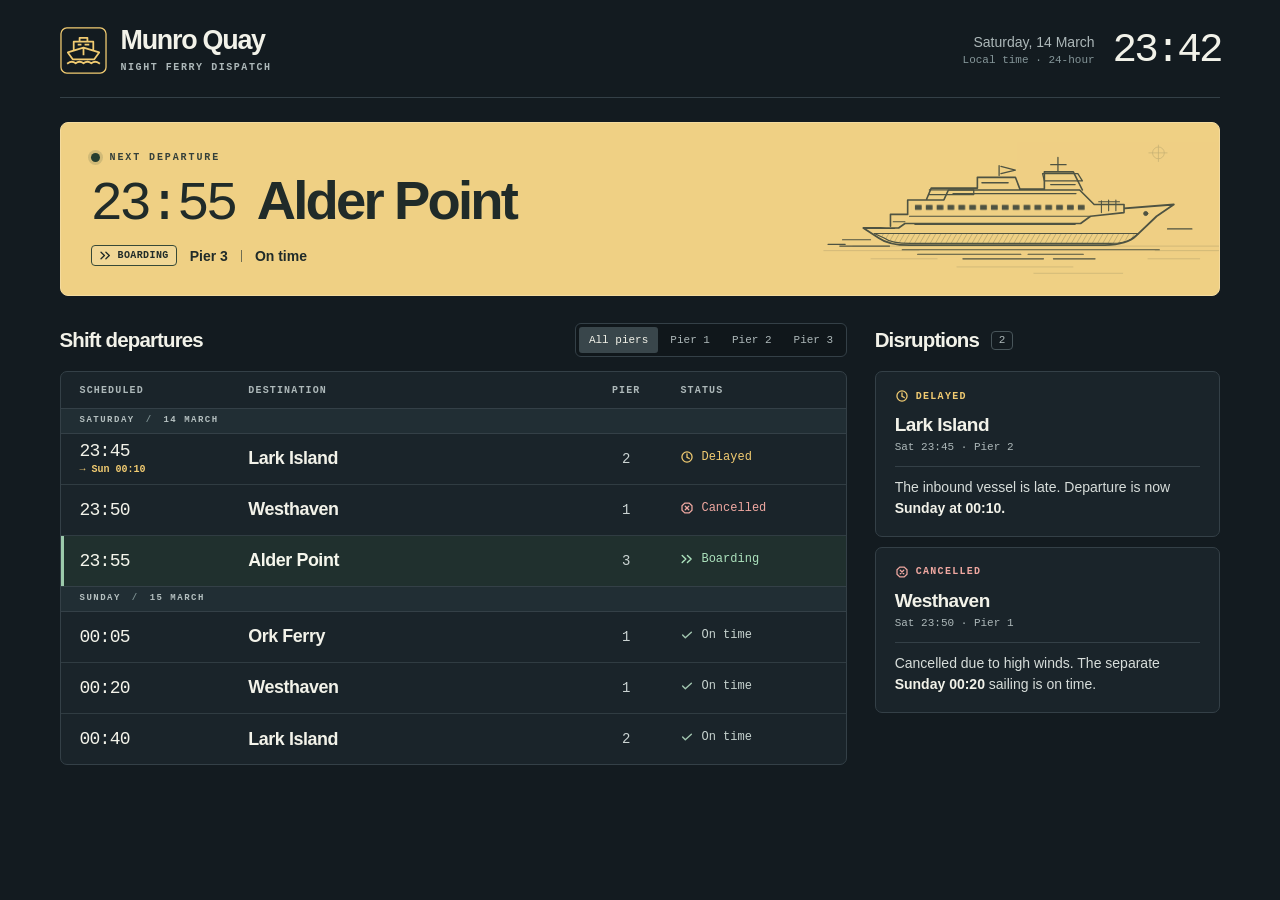
<file: docs/examples/ferry/before.html>
<!DOCTYPE html>
<html lang="en">
<head>
<meta charset="utf-8">
<meta name="viewport" content="width=device-width,initial-scale=1">
<meta name="theme-color" content="#131b20">
<title>Munro Quay · Night dispatch</title>
<style>
:root{color-scheme:dark;--bg:#131b20;--panel:#1a242a;--border:#344047;--white:#f2f2e9;--dim:#adb8b9;--muted:#859699;--yellow:#f1cb71;--green:#ade3be;--red:#f0a8a1;--mono:ui-monospace,SFMono-Regular,Consolas,"Liberation Mono",monospace;--sans:-apple-system,BlinkMacSystemFont,"Segoe UI",Arial,sans-serif}
*{box-sizing:border-box}body{margin:0;background:var(--bg);font-family:var(--sans);color:var(--white);font-variant-numeric:tabular-nums;-webkit-font-smoothing:antialiased}button{font:inherit}button:focus-visible{outline:2px solid var(--yellow);outline-offset:3px}svg{display:block}.shell{width:min(1430px,100%);margin:auto;padding:0 clamp(22px,4.65vw,72px) 23px}
header{display:flex;justify-content:space-between;align-items:center;padding:27px 0 23px;border-bottom:1px solid var(--border);gap:22px}.identity,.clock{display:flex;align-items:center}.identity{gap:14px}.logo{width:47px;height:47px;color:var(--yellow)}.station{font-size:clamp(23px,2.1vw,32px);line-height:1.04;font-weight:665;letter-spacing:-1.25px}.kicker,.label,.coltitle,.dayrow,.tiny{font:600 10px/1.3 var(--mono);text-transform:uppercase;letter-spacing:1.55px}.kicker{color:var(--dim);margin-top:6px}.clock{gap:18px}.dateblock{text-align:right;color:var(--dim);font-size:14px}.dateblock small{display:block;color:var(--muted);margin-top:4px;font:11px/1.2 var(--mono)}time.now{font:500 clamp(30px,3.2vw,47px)/1 var(--mono);letter-spacing:-3px;color:var(--white)}
main{padding-top:24px}.next{background:#efd084;color:#202b29;overflow:hidden;position:relative;isolation:isolate;border:1px solid #f4db9f;border-radius:8px;display:flex;flex-direction:column;align-items:flex-start;justify-content:center;padding:23px 30px 24px;min-height:174px}.next .label{display:flex;align-items:center;gap:10px;color:#35403a;letter-spacing:1.9px}.indicator{width:9px;height:9px;background:#263e30;border-radius:50%;box-shadow:0 0 0 3px #263e3026}.hero-main{display:flex;align-items:baseline;gap:22px;margin:10px 0 13px}.hero-main h1,.hero-main time{font-size:clamp(37px,4.25vw,64px);line-height:1;margin:0;letter-spacing:-2.8px}.hero-main h1{font-weight:665}.hero-main time{font-family:var(--mono);font-weight:500;letter-spacing:-3.8px}.hero-meta{display:flex;align-items:center;gap:13px;font-size:14px;font-weight:550}.boardingtag{display:inline-flex;align-items:center;gap:6px;border:1px solid #374937;border-radius:4px;padding:3px 7px;font:650 10px/1.35 var(--mono);letter-spacing:.4px;text-transform:uppercase;background:#f1d796}.hero-meta .sep{height:12px;width:1px;background:#706e52}.hero-meta svg{width:13px;height:13px}.hero-art{position:absolute;z-index:-1;width:34.5%;height:100%;right:0;bottom:0;color:#4e5342;pointer-events:none}
.work{display:grid;grid-template-columns:minmax(0,2.05fr) minmax(260px,.9fr);gap:clamp(20px,2.15vw,35px);margin-top:27px;align-items:start}.sectionhead{display:flex;align-items:center;justify-content:space-between;gap:12px;min-height:34px;margin-bottom:14px}h2{font-size:clamp(19px,1.6vw,25px);font-weight:620;letter-spacing:-.85px;margin:0}.filter{display:flex;background:#10171b;border:1px solid var(--border);border-radius:6px;padding:3px;gap:2px}.filter button{background:transparent;color:var(--dim);border:0;border-radius:3px;font:540 11px/1.3 var(--mono);cursor:pointer;padding:6px 10px;white-space:nowrap}.filter button:hover{background:#29343a;color:var(--white)}.filter button[aria-pressed=true]{background:#39464b;color:var(--white)}.tablewrap{background:var(--panel);border:1px solid var(--border);border-radius:7px;overflow:hidden}table{border-collapse:collapse;width:100%;table-layout:fixed;text-align:left}col.time{width:22%}col.pier{width:10%}col.status{width:23%}th,td{padding:0 15px}th:first-child,td:first-child{padding-left:19px}thead th{font:550 10px/1.3 var(--mono);letter-spacing:1.15px;text-transform:uppercase;color:var(--dim);height:36px}thead th:nth-child(3),td:nth-child(3){text-align:center}.dayrow th{height:25px;text-align:left;color:#b5c0c0;background:#212e34;border-top:1px solid var(--border);border-bottom:1px solid var(--border);font-size:9px;letter-spacing:1.5px}.dayrow .daydot{color:#7d9192;margin:0 4px}tbody td{height:51px;border-top:1px solid #303c42}.dayrow+tr td{border-top:0}.depart{display:block;font:500 18px/1.12 var(--mono);letter-spacing:-.75px}.revised{display:block;font:550 10px/1.2 var(--mono);color:var(--yellow);margin-top:3px;white-space:nowrap}.dest{font-size:clamp(15px,1.4vw,21px);font-weight:560;letter-spacing:-.45px}.piernum{font:500 14px/1 var(--mono);color:#cad3d2}.statusflag{display:inline-flex;align-items:center;gap:7px;font:500 12px/1.2 var(--mono);white-space:nowrap}.statusflag svg{height:14px;width:14px;flex:none}.delayed{color:var(--yellow)}.cancelled{color:var(--red)}.boarding{color:var(--green)}.ontime{color:#c6d2ce}.ontime svg{color:#a2c6b0}.priorityrow{background:#20302e;box-shadow:inset 3px 0 #9ccaab}.priorityrow .depart,.priorityrow .dest{color:#f5f6ec}.notices .sectionhead{justify-content:flex-start}.count{display:inline-grid;place-items:center;min-width:22px;height:19px;border:1px solid #48555a;border-radius:4px;font:500 11px var(--mono);color:var(--dim)}.notice{padding:17px 19px 18px;border:1px solid var(--border);background:var(--panel);border-radius:7px}.notice+.notice{margin-top:10px}.notice .label{display:flex;align-items:center;gap:7px;font-size:10px;letter-spacing:1.3px}.notice .label svg{width:14px;height:14px}.notice h3{font-weight:610;font-size:19px;letter-spacing:-.55px;margin:11px 0 4px}.service{font:11px/1.4 var(--mono);color:var(--dim)}.notice p{margin:11px 0 0;padding-top:10px;border-top:1px solid var(--border);font-size:14px;line-height:1.45;color:#d7ddda}.notice strong{font-weight:620;color:var(--white)}.screen-reader{position:absolute;width:1px;height:1px;padding:0;margin:-1px;overflow:hidden;clip:rect(0,0,0,0);white-space:nowrap;border:0}.defs{position:absolute;width:0;height:0;overflow:hidden}
@media(min-width:1500px){header{padding-top:37px;padding-bottom:30px}.next{min-height:194px}tbody td{height:58px}.notice{padding:20px 22px}}
@media(max-width:1070px){.shell{padding-inline:25px}.work{grid-template-columns:minmax(0,1.85fr) minmax(230px,.85fr);gap:18px}.filter button{padding-inline:7px}th,td{padding-inline:9px}.hero-art{width:33%}.notice{padding-inline:15px}.hero-main{gap:16px}}
@media(max-width:799px){.work{grid-template-columns:1fr}.notices .cards{display:grid;grid-template-columns:1fr 1fr;gap:10px}.notice+.notice{margin:0}.hero-art{width:32%;opacity:.75}.shell{padding-inline:22px}.sectionhead{margin-bottom:10px}.next{min-height:150px}.notices .sectionhead{min-height:24px}.hero-main time,.hero-main h1{font-size:42px}}
@media(max-width:520px){.shell{padding:0 14px 17px}header{padding:16px 0 14px;gap:7px}.identity{gap:8px}.logo{width:34px;height:34px}.station{font-size:21px;letter-spacing:-.85px}.kicker{font-size:8px;letter-spacing:1.2px;margin-top:3px}.clock{flex-direction:column-reverse;align-items:flex-end;gap:3px}.dateblock{font:9px/1.2 var(--mono)}.dateblock small{display:none}.now:after{content:" LOCAL";font:8px var(--mono);letter-spacing:.4px;color:var(--dim)}time.now{font-size:25px;letter-spacing:-1.7px}main{padding-top:12px}.next{min-height:119px;padding:15px 15px;border-radius:6px}.next .label{font-size:9px;letter-spacing:1.4px;gap:9px}.indicator{width:7px;height:7px}.hero-main{gap:10px;margin:11px 0 10px}.hero-main h1,.hero-main time{font-size:clamp(27px,8.2vw,36px);letter-spacing:-1.6px}.hero-main time{letter-spacing:-2.5px}.hero-meta{font-size:11px;gap:9px}.hero-art{width:28%;height:auto;aspect-ratio:45/19;opacity:.64;right:0;bottom:6px}.boardingtag{font-size:8px;gap:4px;padding:2px 4px}.hero-meta svg{width:10px;height:10px}.work{margin-top:16px;gap:15px}.sectionhead{min-height:31px;gap:4px;margin-bottom:8px}h2{font-size:18px;letter-spacing:-.65px}.filter{padding:2px;gap:1px}.filter button{font-size:10px;padding:7px 5px}.filter button:focus-visible{outline-offset:0}col.time{width:21%}col.pier{width:10%}col.status{width:26%}th,td{padding:0 4px}th:first-child,td:first-child{padding-left:9px}thead th{height:26px;font-size:8px;letter-spacing:.5px}.dayrow th{height:19px;font-size:8px;letter-spacing:1px}tbody td{height:40px}.depart{font-size:14px;letter-spacing:-.5px}.revised{font-size:8px;margin-top:2px}.dest{font-size:14px;letter-spacing:-.35px}.piernum{font-size:12px}.statusflag{font-size:10px;gap:4px}.statusflag svg{width:11px;height:11px}.notices .cards{grid-template-columns:1fr;gap:7px}.notice{position:relative;padding:10px 12px}.notice .label{float:right;margin-top:1px;font-size:8px;letter-spacing:.6px;gap:3px}.notice .label svg{width:11px;height:11px}.notice h3{font-size:15px;margin:0 0 3px}.service{font-size:9px}.notice p{margin-top:6px;padding-top:0;border:0;font-size:12px;line-height:1.35}.notices .sectionhead{margin-bottom:7px}.count{height:16px;min-width:18px;font-size:9px}.notices .sectionhead{gap:8px}}
@media(max-width:350px){.shell{padding-inline:10px}h2{font-size:16px}.filter button{padding-inline:3px}.statusflag{font-size:9px}.dest{font-size:13px}}
@media(min-width:800px) and (max-height:780px){.shell{padding-bottom:12px}header{padding-top:15px;padding-bottom:13px}main{padding-top:16px}.next{min-height:143px;padding-block:16px}.work{margin-top:18px}.sectionhead{margin-bottom:10px}tbody td{height:43px}.dayrow th{height:21px}}
</style>
</head>
<body>
<svg class="defs" aria-hidden="true" xmlns="http://www.w3.org/2000/svg"><defs>
<symbol id="late" viewBox="0 0 16 16"><g fill="none" stroke="currentColor" stroke-width="1.45" stroke-linecap="round"><circle cx="8" cy="8" r="5.8"/><path d="M8 4.3v4l2.6 1.5"/></g></symbol>
<symbol id="cancel" viewBox="0 0 16 16"><g fill="none" stroke="currentColor" stroke-width="1.45" stroke-linecap="round"><path d="m5.5 2.3 5 0 3.2 3.2v5l-3.2 3.2h-5l-3.2-3.2v-5zM6 6l4 4m0-4-4 4"/></g></symbol>
<symbol id="board" viewBox="0 0 16 16"><g stroke="currentColor" stroke-width="1.6" fill="none" stroke-linecap="round" stroke-linejoin="round"><path d="m2.5 4 4.2 4-4.2 4m6-8 4.2 4-4.2 4"/></g></symbol>
<symbol id="ok" viewBox="0 0 16 16"><path d="m3 8 3.1 3.1L13 4.8" stroke="currentColor" stroke-width="1.6" stroke-linecap="round" stroke-linejoin="round" fill="none"/></symbol>
</defs></svg>
<div class="shell">
<header><div class="identity"><svg class="logo" viewBox="0 0 48 48" aria-hidden="true"><rect x="1" y="1" width="46" height="46" rx="6" stroke="currentColor" stroke-width="1.3" fill="none"/><g stroke="currentColor" fill="none" stroke-width="1.8" stroke-linecap="square" stroke-linejoin="round"><path d="M8 26l16-5 16 5-5 7H13zM14 23v-8h20v8M20 15v-4h8v4M19 18h2m5 0h3M24 23v5M8 37q4-3 8 0 4-3 8 0 4-3 8 0 4-3 8 0"/></g></svg><div><div class="station">Munro Quay</div><div class="kicker">Night ferry dispatch</div></div></div>
<div class="clock"><div class="dateblock">Saturday, 14 March<small>Local time · 24-hour</small></div><time class="now" datetime="23:42" aria-label="23:42 local time">23:42</time></div></header>
<main>
<section class="next" aria-labelledby="next-name"><div class="label"><span class="indicator"></span>Next departure</div><div class="hero-main"><time datetime="23:55">23:55</time><h1 id="next-name">Alder Point</h1></div><div class="hero-meta"><span class="boardingtag"><svg aria-hidden="true"><use href="#board"/></svg>Boarding</span><span>Pier 3</span><span class="sep"></span><span>On time</span></div>
<svg class="hero-art" viewBox="0 0 450 190" preserveAspectRatio="xMidYMid slice" fill="none" aria-hidden="true"><defs><pattern id="hatch" width="5" height="5" patternUnits="userSpaceOnUse" patternTransform="rotate(30)"><path d="M0 0v5" stroke="currentColor" opacity=".6" stroke-width=".9"/></pattern><pattern id="windows" width="12" height="11" patternUnits="userSpaceOnUse"><rect x="1" y="2.5" width="7.5" height="5.5" rx=".5" fill="currentColor"/></pattern></defs>
<g stroke="currentColor" stroke-width=".75" opacity=".27"><path d="M40 136h410M8 141h106m260 0h85M60 150h74m232 0h58M155 159h129m-44 7h99M367 33h21m-10-9v19"/><circle cx="378" cy="33" r="6.5"/></g>
<g stroke="currentColor" stroke-linejoin="round" stroke-linecap="round"><path d="M52 116h34l12-11h196l11-8 90-7-19 13-23 22q-9 9-34 10H103q-23 0-34-8z" fill="#efd084" stroke-width="2"/><path d="M64 122h292l-8 6q-7 5-23 5H104q-21 0-29-6z" fill="url(#hatch)" stroke-width="1.2"/><path d="M82 114v-13h19V85h40l5-11h145l16 16h33v9l-37 4-11 8H98l-7 5H71M122 84l5-12h51V60h42l5 13h27V54h32l10 20" fill="#efd084" stroke-width="1.8"/><path d="M250 56h39l5 8h-42zM259 68h27M125 74h49v5h-50M183 66h29M202 58V47m2 1 16 4-16 4M267 53V38m-8 8h17" stroke-width="1.4"/><path d="M105 89h195v10H105z" fill="url(#windows)" stroke="none"/><path d="M103 103h199m-151-25h136m-178 34h177m29-13V86m8 11V85m8 12V85m-19 2h23M85 109h13" stroke-width="1.2"/><circle cx="364" cy="100" r="2.3" fill="currentColor"/><path d="M26 136h55m14 4h238m-221 5h114m8 0h61m-133 5h89m11 0h46m25-10h46m-350-11h31m-47 5h19m356-17h27" stroke-width="1.3"/></g></svg>
</section>
<div class="work"><section aria-labelledby="departures-heading"><div class="sectionhead"><h2 id="departures-heading">Shift departures</h2><div class="filter" role="group" aria-label="Filter departures by pier"><button type="button" data-filter="all" aria-pressed="true">All piers</button><button type="button" data-filter="1" aria-pressed="false">Pier 1</button><button type="button" data-filter="2" aria-pressed="false">Pier 2</button><button type="button" data-filter="3" aria-pressed="false">Pier 3</button></div></div>
<div class="tablewrap"><table aria-label="Scheduled overnight departures, in local time"><colgroup><col class="time"><col><col class="pier"><col class="status"></colgroup><thead><tr><th scope="col">Scheduled</th><th scope="col">Destination</th><th scope="col">Pier</th><th scope="col">Status</th></tr></thead>
<tbody><tr class="dayrow"><th colspan="4" scope="rowgroup">Saturday <span class="daydot">/</span> 14 March</th></tr>
<tr data-pier="2"><td><time class="depart">23:45</time><span class="revised">→ Sun 00:10</span></td><td class="dest">Lark Island</td><td class="piernum">2</td><td><span class="statusflag delayed"><svg aria-hidden="true"><use href="#late"/></svg>Delayed</span></td></tr>
<tr data-pier="1"><td><time class="depart">23:50</time></td><td class="dest">Westhaven</td><td class="piernum">1</td><td><span class="statusflag cancelled"><svg aria-hidden="true"><use href="#cancel"/></svg>Cancelled</span></td></tr>
<tr data-pier="3" class="priorityrow"><td><time class="depart">23:55</time></td><td class="dest">Alder Point</td><td class="piernum">3</td><td><span class="statusflag boarding"><svg aria-hidden="true"><use href="#board"/></svg>Boarding</span></td></tr></tbody>
<tbody><tr class="dayrow"><th colspan="4" scope="rowgroup">Sunday <span class="daydot">/</span> 15 March</th></tr>
<tr data-pier="1"><td><time class="depart">00:05</time></td><td class="dest">Ork Ferry</td><td class="piernum">1</td><td><span class="statusflag ontime"><svg aria-hidden="true"><use href="#ok"/></svg>On time</span></td></tr>
<tr data-pier="1"><td><time class="depart">00:20</time></td><td class="dest">Westhaven</td><td class="piernum">1</td><td><span class="statusflag ontime"><svg aria-hidden="true"><use href="#ok"/></svg>On time</span></td></tr>
<tr data-pier="2"><td><time class="depart">00:40</time></td><td class="dest">Lark Island</td><td class="piernum">2</td><td><span class="statusflag ontime"><svg aria-hidden="true"><use href="#ok"/></svg>On time</span></td></tr></tbody></table></div><span id="filter-result" class="screen-reader" aria-live="polite"></span></section>
<aside class="notices" aria-labelledby="disruption-heading"><div class="sectionhead"><h2 id="disruption-heading">Disruptions</h2><span class="count">2</span></div><div class="cards">
<article class="notice"><div class="label delayed"><svg aria-hidden="true"><use href="#late"/></svg>Delayed</div><h3>Lark Island</h3><div class="service">Sat 23:45 · Pier 2</div><p>The inbound vessel is late. Departure is now <strong>Sunday at 00:10.</strong></p></article>
<article class="notice"><div class="label cancelled"><svg aria-hidden="true"><use href="#cancel"/></svg>Cancelled</div><h3>Westhaven</h3><div class="service">Sat 23:50 · Pier 1</div><p>Cancelled due to high winds. The separate <strong>Sunday 00:20</strong> sailing is on time.</p></article>
</div></aside></div></main></div>
<script>
const buttons = document.querySelectorAll('[data-filter]');
const groups = document.querySelectorAll('tbody');
for (const button of buttons) {
  button.addEventListener('click', () => {
    const pier = button.dataset.filter;
    let visible = 0;
    for (const option of buttons) option.setAttribute('aria-pressed', String(option === button));
    for (const group of groups) {
      let matched = 0;
      for (const row of group.querySelectorAll('[data-pier]')) {
        row.hidden = pier !== 'all' && row.dataset.pier !== pier;
        if (!row.hidden) matched++;
      }
      group.hidden = matched === 0;
      visible += matched;
    }
    document.getElementById('filter-result').textContent = visible + (visible === 1 ? ' departure' : ' departures') + (pier === 'all' ? ' across all piers.' : ' at pier ' + pier + '.');
  });
}
</script>
</body>
</html>
</file>
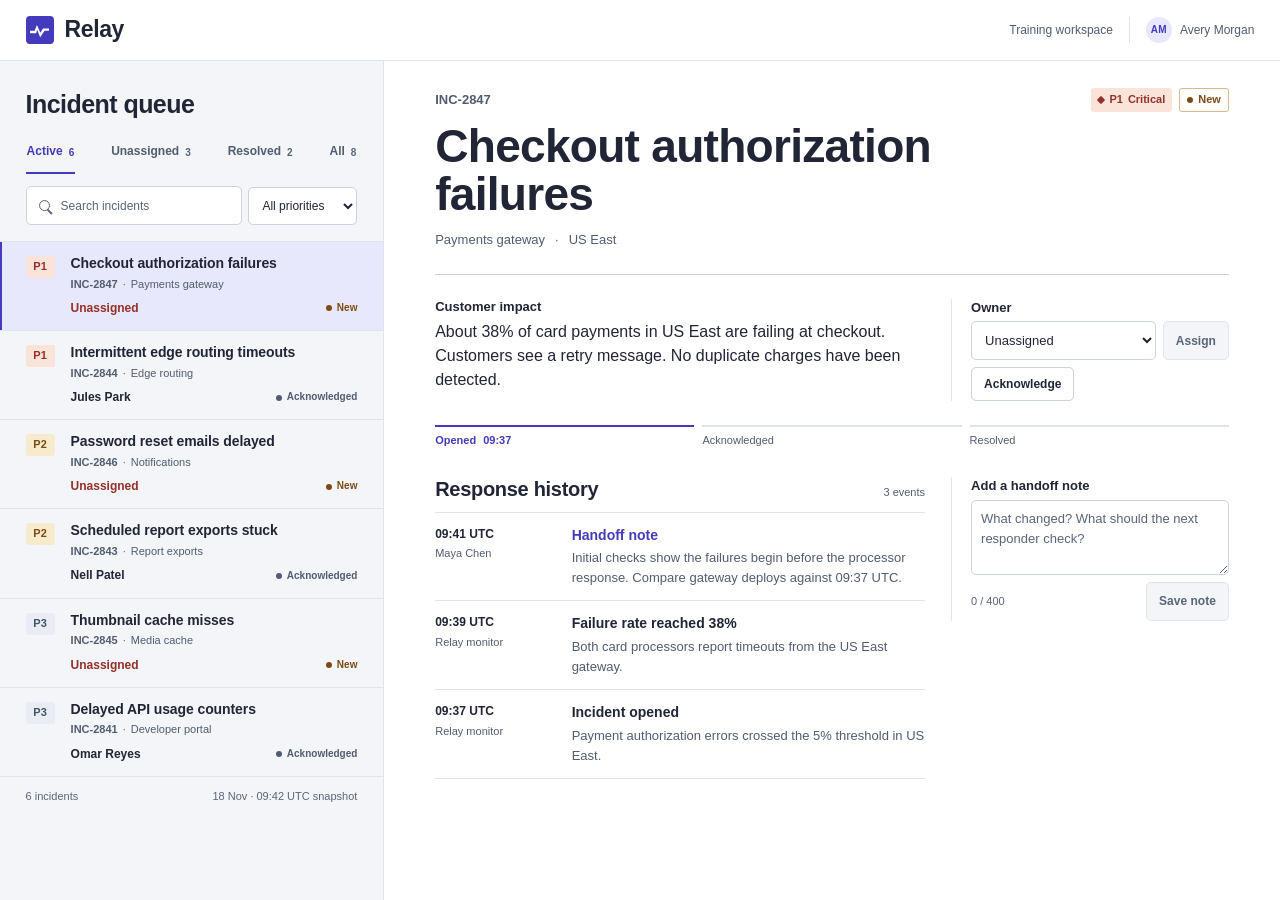
<file: docs/examples/relay/after.html>
<!doctype html>
<html lang="en">
<head>
  <meta charset="utf-8">
  <meta name="viewport" content="width=device-width, initial-scale=1">
  <meta name="color-scheme" content="light">
  <title>Relay · Incident queue</title>
  <link rel="stylesheet" href="relay.css">
  <link rel="stylesheet" href="workstation.css">
  <script src="fixtures.js" defer></script>
  <script src="relay.js" defer></script>
</head>
<body class="workstation">
  <header class="masthead">
    <div class="masthead-inner">
      <div class="brand"><i class="brand-mark" aria-hidden="true"></i> Relay</div>
      <div class="workspace"><span>Training workspace</span><div class="operator"><b class="avatar" aria-hidden="true">AM</b><span>Avery Morgan</span></div></div>
    </div>
  </header>
  <main class="shell">
    <div class="desk">
      <section id="queue" class="queue" aria-label="Incidents">
        <h1>Incident queue</h1>
        <div class="views" role="group" aria-label="Queue views"></div>
        <div class="filters">
          <label class="search"><span class="visually-hidden">Search incidents</span><i class="search-icon" aria-hidden="true"></i><input type="search" id="search" placeholder="Search incidents"></label>
          <label class="priority"><span class="visually-hidden">Priority</span><select id="priority"><option value="">All priorities</option><option value="P1">P1 Critical</option><option value="P2">P2 High</option><option value="P3">P3 Moderate</option></select></label>
        </div>
        <div id="queue-list" class="queue-list"></div>
        <p class="queue-footer" id="queue-footer" aria-live="polite"></p>
      </section>
      <section id="detail" aria-label="Incident details"></section>
    </div>
  </main>
  <dialog id="confirm-dialog" class="confirm-dialog" aria-labelledby="confirm-title">
    <form method="dialog">
      <h2 id="confirm-title">Resolve this incident?</h2>
      <p id="confirm-copy"></p>
      <div class="confirm-actions">
        <button class="button" value="cancel" autofocus>Cancel</button>
        <button class="button primary" value="resolve">Resolve incident</button>
      </div>
    </form>
  </dialog>
  <div id="announcement" class="visually-hidden" role="status"></div>
</body>
</html>
</file>
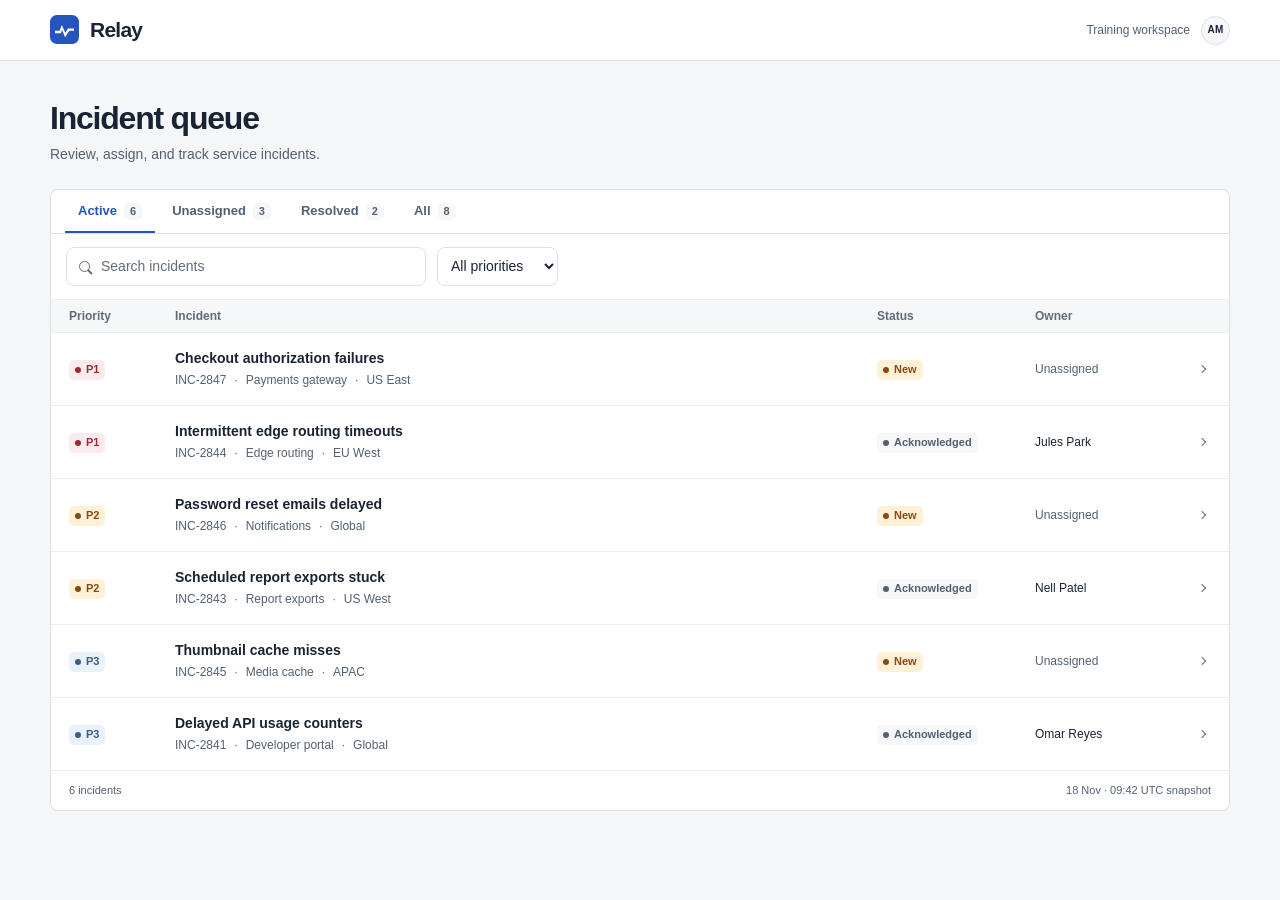
<file: docs/examples/relay/before.html>
<!doctype html>
<html lang="en">
<head>
  <meta charset="utf-8">
  <meta name="viewport" content="width=device-width, initial-scale=1">
  <meta name="color-scheme" content="light">
  <title>Relay · Incident queue</title>
  <link rel="stylesheet" href="relay.css">
  <script src="fixtures.js" defer></script>
  <script src="relay.js" defer></script>
</head>
<body class="baseline">
  <header class="masthead">
    <div class="masthead-inner">
      <div class="brand"><i class="brand-mark" aria-hidden="true"></i> Relay</div>
      <div class="workspace"><span>Training workspace</span><b class="avatar" title="Avery Morgan">AM</b></div>
    </div>
  </header>
  <main class="shell">
    <div class="intro">
      <h1>Incident queue</h1>
      <p>Review, assign, and track service incidents.</p>
    </div>
    <div class="desk">
      <section id="queue" class="queue" aria-label="Incidents">
        <div class="views" role="group" aria-label="Queue views"></div>
        <div class="filters">
          <label class="search"><span class="visually-hidden">Search incidents</span><i class="search-icon" aria-hidden="true"></i><input type="search" id="search" placeholder="Search incidents"></label>
          <label class="priority"><span class="visually-hidden">Priority</span><select id="priority"><option value="">All priorities</option><option value="P1">P1 Critical</option><option value="P2">P2 High</option><option value="P3">P3 Moderate</option></select></label>
        </div>
        <div id="queue-list" class="queue-list"></div>
        <p class="queue-footer" id="queue-footer" aria-live="polite"></p>
      </section>
    </div>
  </main>
  <dialog id="incident-dialog" aria-labelledby="detail-title"><div id="detail"></div></dialog>
  <dialog id="confirm-dialog" class="confirm-dialog" aria-labelledby="confirm-title">
    <form method="dialog">
      <h2 id="confirm-title">Resolve this incident?</h2>
      <p id="confirm-copy"></p>
      <div class="confirm-actions">
        <button class="button" value="cancel" autofocus>Cancel</button>
        <button class="button primary" value="resolve">Resolve incident</button>
      </div>
    </form>
  </dialog>
  <div id="announcement" class="visually-hidden" role="status"></div>
</body>
</html>
</file>
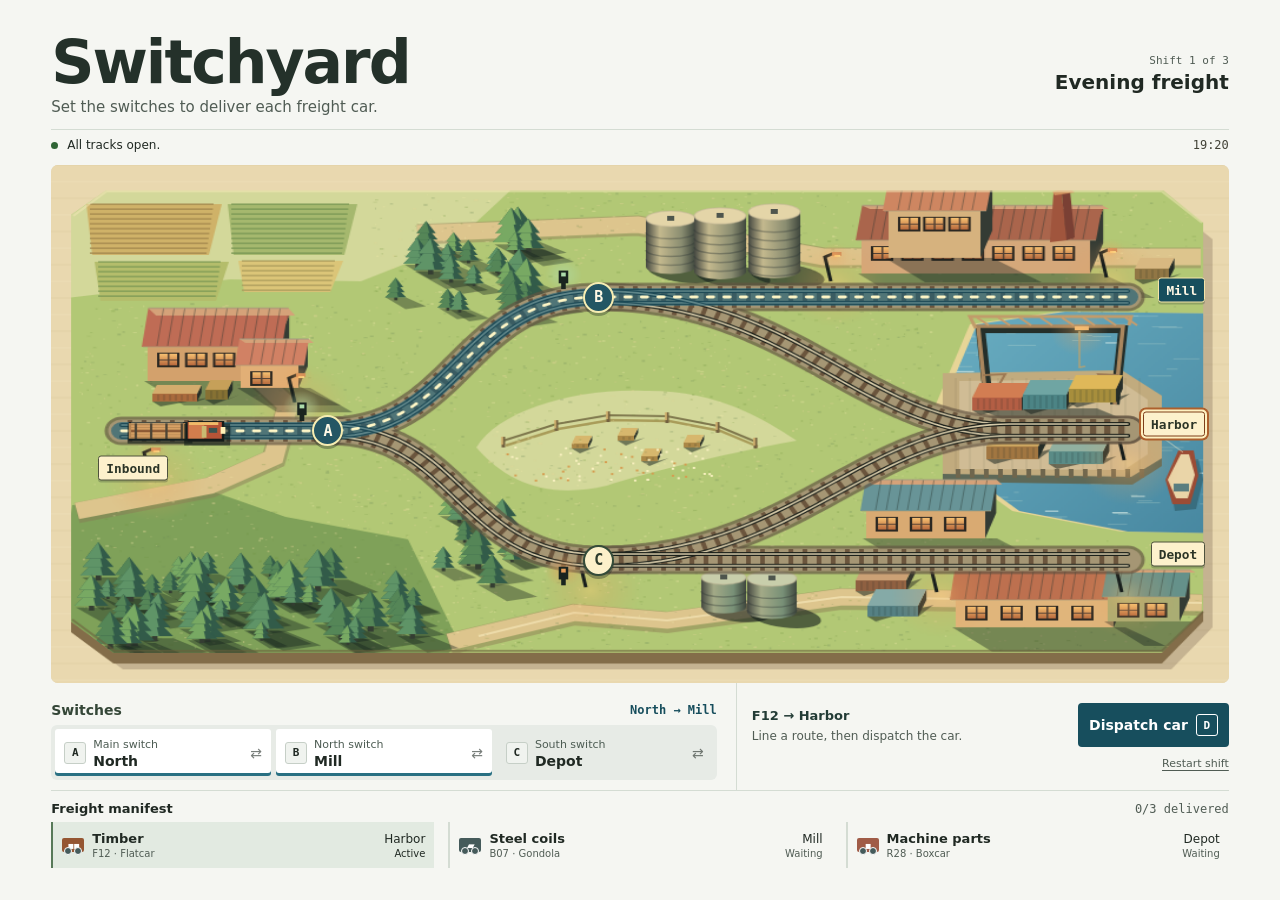
<file: docs/examples/switchyard/after.html>
<!DOCTYPE html>
<html lang="en">
<head>
  <meta charset="utf-8">
  <meta name="viewport" content="width=device-width, initial-scale=1">
  <meta name="color-scheme" content="light">
  <title>Switchyard</title>
  <link rel="stylesheet" href="./yard.css">
  <script src="./scene.js" defer></script>
  <script src="./yard.js" defer></script>
</head>
<body class="after">
  <main id="yard"></main>
  <noscript>Enable JavaScript to play Switchyard.</noscript>
</body>
</html>
</file>
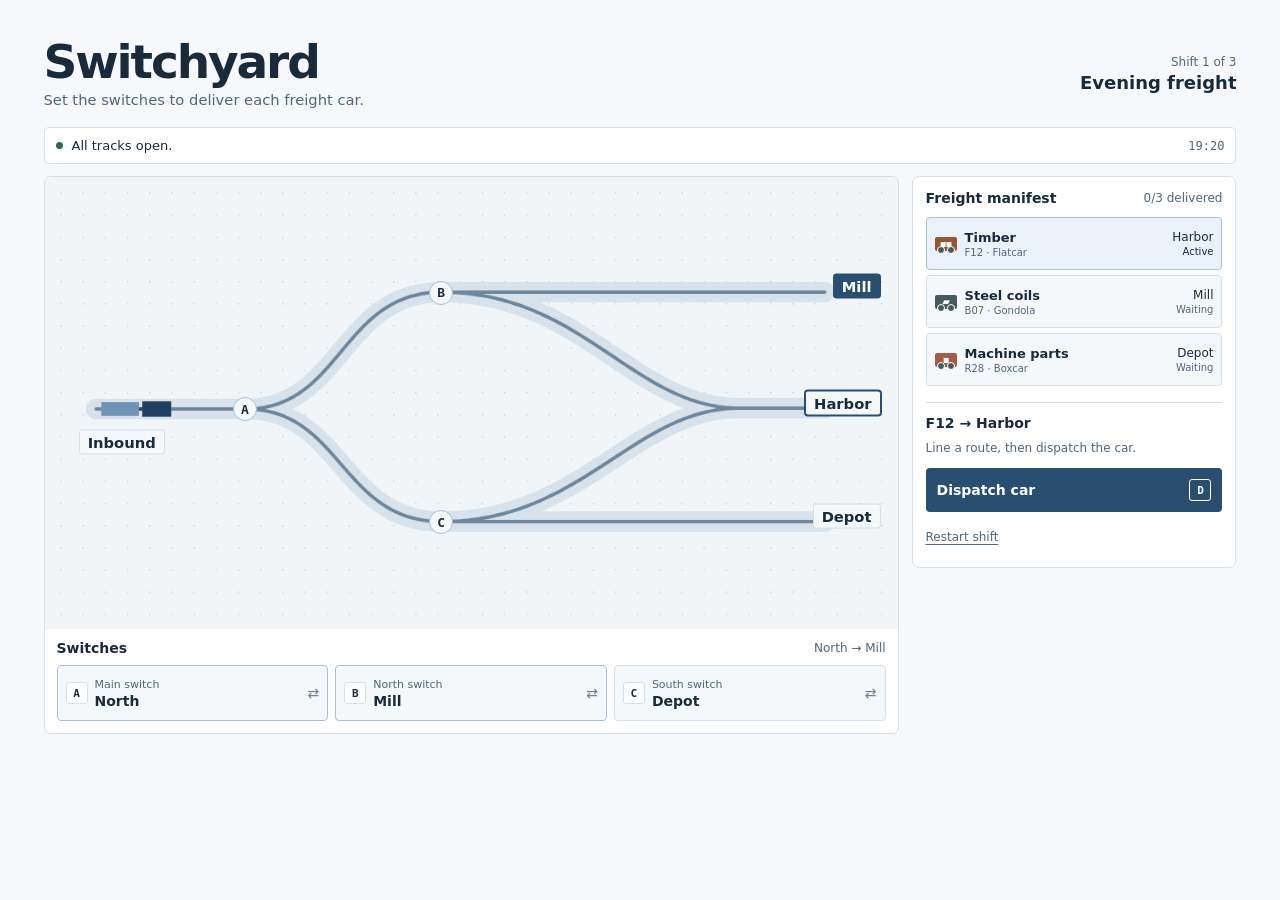
<file: docs/examples/switchyard/before.html>
<!DOCTYPE html>
<html lang="en">
<head>
  <meta charset="utf-8">
  <meta name="viewport" content="width=device-width, initial-scale=1">
  <meta name="color-scheme" content="light">
  <title>Switchyard</title>
  <link rel="stylesheet" href="./yard.css">
  <script src="./scene.js" defer></script>
  <script src="./yard.js" defer></script>
</head>
<body class="before">
  <main id="yard"></main>
  <noscript>Enable JavaScript to play Switchyard.</noscript>
</body>
</html>
</file>
<file: docs/gallery.css>
:root {
  font-family: -apple-system, BlinkMacSystemFont, "Segoe UI", system-ui, sans-serif;
  color: #211f1c;
  background: #faf9f7;
  accent-color: #a53426;
  --line: #d8d2c9;
  --muted: #5f5750;
}
* { box-sizing: border-box; }
body { margin: 0; }
[hidden] { display: none !important; }
a { color: inherit; text-underline-offset: .2em; }
button, a { -webkit-tap-highlight-color: transparent; }
:focus-visible { outline: 3px solid #a53426; outline-offset: 4px; }
.bar {
  display: flex; justify-content: space-between; align-items: center;
  min-height: 68px; padding: 12px max(24px, calc((100vw - 1280px) / 2));
  border-bottom: 1px solid var(--line);
  gap: 12px;
}
.brand, .bar nav { display: flex; align-items: center; gap: 13px; }
.brand { font-size: 16px; font-weight: 650; letter-spacing: -.025em; text-decoration: none; white-space: nowrap; }
.bar nav { gap: 22px; font-size: 13px; font-weight: 650; }
.bar nav a { text-decoration: none; white-space: nowrap; }
.bar nav a:hover { text-decoration: underline; }
.mark {
  width: 29px; height: 29px; flex: 0 0 29px; display: grid; place-content: center;
  gap: 3px; border: 1px solid #a53426; background: #a53426;
}
.mark i { display: block; width: 11px; height: 4px; background: #fff7e9; transform: skewY(-26deg); }
.download { padding: 8px 12px; border: 1px solid var(--line); }
.download span { padding-left: 5px; color: #a53426; }
.home { width: min(calc(100% - 48px), 1280px); margin: auto; }
.intro {
  display: flex; flex-wrap: wrap; justify-content: space-between; align-items: end;
  gap: 18px; margin: 42px 0 24px;
}
h1, h2, p, figure { margin: 0; }
h1 { font-size: clamp(36px, 5vw, 67px); line-height: 1.02; font-weight: 700; letter-spacing: -.041em; }
.intro p { padding-bottom: 3px; color: var(--muted); font-size: 15px; line-height: 1.5; }
.grid { display: grid; grid-template-columns: repeat(2, minmax(0, 1fr)); gap: 32px 24px; }
.exhibit { min-width: 0; }
.exhibit-link { display: block; text-decoration: none; }
.preview { background: #efede8; overflow: hidden; outline: 1px solid #29241e1a; outline-offset: -1px; }
.preview img { display: block; width: 100%; height: auto; aspect-ratio: 700/416; }
.exhibit-info { display: flex; align-items: flex-start; justify-content: space-between; gap: 14px; padding: 15px 0 10px; }
.exhibit-info h2 { display: inline; font-size: clamp(22px, 2.4vw, 31px); line-height: 1.16; letter-spacing: -.035em; font-weight: 650; }
.exhibit-info p { color: var(--muted); font-size: 14px; line-height: 1.45; margin-top: 4px; }
.exhibit-info .category { display: inline; margin-left: 9px; font-size: 13px; }
.medium { color: var(--muted); font-size: 13px; font-weight: 600; }
.arrow { margin-top: 1px; font-size: 23px; color: var(--muted); }
.exhibit-link:hover .arrow, .exhibit-link:hover h2 { color: #a53426; }
.method { max-width: 700px; margin: 58px 0 48px; font-size: 14px; line-height: 1.55; color: var(--muted); }
.method h2 { margin-bottom: 8px; color: #211f1c; font-size: 22px; letter-spacing: -.04em; }
.method p + p { margin-top: 8px; }
.site-foot { border-top: 1px solid var(--line); display: flex; justify-content: space-between; padding: 20px max(24px, calc((100vw - 1280px) / 2)); color: var(--muted); font-size: 13px; }

.compare { width: min(calc(100% - 40px), 1600px); margin: 0 auto 24px; }
.compare-top { display: flex; justify-content: space-between; align-items: end; gap: 12px 32px; padding: 24px 0 14px; }
.compare-top h1 { margin: 4px 0 0; font-size: clamp(36px, 5vw, 57px); letter-spacing: -.035em; }
.compare-top p { max-width: 400px; font-size: 14px; line-height: 1.5; color: var(--muted); }
.notes { padding-bottom: 10px; font-size: 13px; color: var(--muted); }
.notes p { margin-top: 6px; max-width: 610px; line-height: 1.5; }
.notes summary { width: max-content; cursor: pointer; font-weight: 650; }
.toolbar { display: flex; align-items: center; justify-content: space-between; padding: 8px 0 10px; border-top: 1px solid var(--line); gap: 8px; }
.toolbar a { font-size: 13px; font-weight: 650; text-decoration: none; white-space: nowrap; }
.toolbar a:hover { text-decoration: underline; }
.switch { display: flex; gap: 3px; padding: 3px; background: #eae4da; border: 1px solid var(--line); }
.switch button { min-height: 31px; border: 0; background: transparent; padding: 3px 12px; line-height: 1.2; font-family: inherit; font-size: 12px; font-weight: 700; color: #342c26; cursor: pointer; }
.switch button[aria-pressed="true"] { background: #24201e; color: #fff; }
.frames { display: grid; grid-template-columns: minmax(0, 1fr); gap: 12px; }
[data-view="side"] .frames { grid-template-columns: repeat(2, minmax(0, 1fr)); }
[data-view="side"] #standalone { display: none; }
[data-view="before"] .pane-label, [data-view="after"] .pane-label { display: none; }
.pane { min-width: 0; border: 1px solid var(--line); background: white; }
.pane-label { display: flex; justify-content: space-between; align-items: center; padding: 7px 11px; font-size: 12px; background: #eee9e0; }
.pane-label a { color: var(--muted); }
.pane iframe { display: block; width: 100%; height: max(630px, calc(100dvh - 270px)); border: 0; }
@media (max-width: 1050px) { [data-mode="side"] { display: none; } }
@media (max-width: 690px) {
  .bar { padding: 10px 16px; min-height: 58px; }
  .bar nav { gap: 12px; font-size: 12px; }
  .bar nav a:first-child { display: none; }
  .home, .compare { width: calc(100% - 32px); }
  .intro { margin: 36px 0 22px; gap: 11px; }
  .intro h1 { max-width: 18ch; }
  .intro p { font-size: 14px; }
  .grid { grid-template-columns: minmax(0, 1fr); gap: 20px; }
  .exhibit-info { padding: 11px 0 15px; }
  .method { margin-top: 36px; }
  .compare-top { flex-wrap: wrap; padding-top: 14px; }
  .pane iframe { height: max(560px, calc(100dvh - 246px)); }
}
</file>
<file: docs/examples/contour/store.css>
@font-face {
  font-family: Onest;
  src: url("onest-latin.woff2") format("woff2");
  font-style: normal;
  font-weight: 400 800;
  font-display: swap;
}

:root {
  font-family: system-ui, -apple-system, BlinkMacSystemFont, "Segoe UI", sans-serif;
  color: #222822;
  background: #fff;
  font-synthesis: none;
  --text: #222822;
  --muted: #515951;
  --line: #d6dad5;
  --quiet: #f2f4f1;
  --ground: #fff;
  --accent: #293f30;
  --button: #2e4938;
  --button-text: #fff;
  --warning: #963b25;
  --side: clamp(18px, 4vw, 60px);
  --width: 1130px;
}

* { box-sizing: border-box; }
body { margin: 0; color: var(--text); background: var(--ground); font-size: 15px; line-height: 1.5; }
button, input { font: inherit; }
button { cursor: pointer; }
button:disabled { cursor: default; }
button, a, input { -webkit-tap-highlight-color: transparent; }
a { color: inherit; }
:focus-visible { outline: 2px solid var(--warning); outline-offset: 4px; }
h1, h2, h3, p, dl, figure { margin: 0; }
table, .bag-total, .item-summary, .add-to-bag { font-variant-numeric: tabular-nums; }

.visually-hidden, .skip-link:not(:focus) {
  position: absolute;
  width: 1px;
  height: 1px;
  padding: 0;
  margin: -1px;
  overflow: hidden;
  clip-path: inset(50%);
  white-space: nowrap;
  border: 0;
}

.skip-link:focus {
  position: fixed;
  z-index: 5;
  top: 8px;
  left: 8px;
  padding: 12px 18px;
  background: var(--ground);
}

.site-header, .site-footer { border-bottom: 1px solid var(--line); }
.bar, .page, .site-footer {
  margin-inline: auto;
  max-width: var(--width);
  padding-inline: var(--side);
}

.bar { min-height: 66px; display: flex; align-items: center; justify-content: space-between; gap: 15px; }
.brand { display: inline-flex; align-items: center; gap: 8px; text-decoration: none; font-size: 21px; font-weight: 750; }
.bar nav { display: flex; align-items: center; gap: clamp(16px, 4vw, 38px); font-size: 13px; }
.bar nav a { text-decoration-thickness: 1px; text-underline-offset: 3px; }
.open-bag { min-height: 36px; display: inline-flex; align-items: center; gap: 8px; color: inherit; background: transparent; border: 1px solid var(--line); border-radius: 4px; padding: 6px 10px; white-space: nowrap; }

.bag-icon { position: relative; display: inline-block; width: 12px; height: 11px; border: 1px solid currentColor; border-radius: 0 0 2px 2px; }
.bag-icon::before { content: ""; position: absolute; left: 2px; right: 2px; top: -5px; height: 5px; border: 1px solid currentColor; border-bottom: 0; border-radius: 5px 5px 0 0; }

.page { padding-top: clamp(22px, 4vw, 52px); padding-bottom: clamp(28px, 5vw, 72px); }
.product-grid { display: grid; gap: clamp(24px, 5vw, 65px); align-items: start; }
.product-grid > * { min-width: 0; }
.photo-stage { display: grid; position: relative; overflow: hidden; aspect-ratio: 1; background: #e4ded3; }
.photo-stage img { display: block; width: 100%; height: 100%; object-fit: cover; position: absolute; inset: 0; transform-origin: 53% 48%; transition: transform 210ms ease; }
.photo-stage.is-zoomed img { transform: scale(1.75); }
.zoom { position: absolute; right: 12px; bottom: 12px; display: inline-flex; align-items: center; gap: 8px; padding: 9px 12px; min-height: 36px; color: #212821; border: 1px solid #2228; border-radius: 4px; background: #fff; font-size: 12px; font-weight: 650; }
.zoom:hover { background: #eaece6; }
.zoom-mark { position: relative; width: 11px; height: 11px; border: 1px solid currentColor; border-radius: 50%; }
.zoom-mark::after { content: ""; position: absolute; width: 5px; height: 1px; bottom: -2px; right: -4px; background: currentColor; transform: rotate(45deg); }
figcaption { display: flex; flex-wrap: wrap; justify-content: space-between; column-gap: 9px; font-size: 13px; color: var(--muted); padding-block: 8px; }
.caption-selection { display: inline-flex; align-items: center; gap: 6px; font-weight: 650; }
.caption-selection .swatch { width: 10px; height: 10px; }

.product-title h1 { margin: 2px 0 8px; font-size: clamp(32px, 5.8vw, 58px); line-height: 1; letter-spacing: -.045em; }
.product-title > p:last-child { max-width: 44ch; color: var(--muted); }
#product-form { margin-block: 20px 16px; }
fieldset { border: 0; margin: 0; padding: 0; min-width: 0; }
fieldset + fieldset { margin-top: 12px; }
legend { padding: 0; margin-bottom: 7px; font-size: 13px; font-weight: 650; }
.capacity-choices, .color-choices { display: grid; grid-template-columns: repeat(2, minmax(0, 1fr)); gap: 8px; }
.capacity-option, .color-option { display: flex; align-items: center; gap: 5px; min-width: 0; padding: 7px 5px; cursor: pointer; }
.capacity-option input, .color-option input { accent-color: var(--accent); margin: 0; }
.capacity-name, .color-label { font-weight: 650; }
.capacity-use { display: block; font-size: 12px; color: var(--muted); }
.color-label { display: inline-flex; align-items: center; gap: 7px; }
.color-label small { display: block; line-height: 1.1; font-size: 11px; text-decoration: none; color: var(--warning); }
.swatch { display: inline-block; flex: none; width: 14px; height: 14px; background: var(--swatch); border-radius: 50%; }

.availability { margin: 10px 0; font-size: 13px; }
.stock { display: inline-flex; align-items: start; gap: 6px; font-weight: 650; }
.stock::before { content: ""; flex: none; width: 6px; height: 6px; margin-top: .5em; border-radius: 50%; background: currentColor; }
.stock-available { color: var(--accent); }
.stock-unavailable { color: var(--warning); }

.primary {
  min-height: 43px;
  padding: 9px 14px;
  border: 1px solid var(--button);
  border-radius: 4px;
  color: var(--button-text);
  background: var(--button);
  font-weight: 700;
}
.primary:hover:not(:disabled) { filter: brightness(1.13); }
.primary:disabled { color: var(--muted); background: var(--quiet); border-color: var(--line); }
.add-to-bag { display: flex; width: 100%; justify-content: space-between; gap: 6px; }

.folded-specs { border-block: 1px solid var(--line); }
.folded-specs summary { padding: 10px 0; font-weight: 650; cursor: pointer; text-underline-offset: 3px; }
.folded-specs summary:hover { text-decoration: underline; }
table { border-collapse: collapse; width: 100%; font-size: 12px; line-height: 1.35; }
th, td { padding: 7px 4px; border-bottom: 1px solid var(--line); text-align: left; vertical-align: top; }
thead th { font-weight: 750; }
thead th span:not(.visually-hidden) { display: block; color: var(--muted); font-size: 11px; font-weight: 500; }
tbody th { color: var(--muted); font-weight: 550; }
tbody tr:last-child > * { border-bottom: 0; }
.fit-note { border-top: 1px solid var(--line); padding-block: 8px; color: var(--muted); font-size: 12px; }

.construction { margin-top: clamp(28px, 6vw, 72px); padding-block: clamp(22px, 4vw, 44px); border-top: 1px solid var(--line); }
.construction h2 { font-size: clamp(23px, 3vw, 34px); line-height: 1.1; letter-spacing: -.035em; }
.construction dl { display: grid; gap: 16px; margin-top: 22px; }
.construction dl div { padding-bottom: 10px; border-bottom: 1px solid var(--line); }
.construction dt { margin-bottom: 4px; font-weight: 700; }
.construction dd { margin: 0; color: var(--muted); max-width: 51ch; }
.site-footer { display: flex; flex-wrap: wrap; justify-content: space-between; gap: 5px 16px; padding-block: 14px; color: var(--muted); border-top: 1px solid var(--line); border-bottom: 0; font-size: 12px; }

dialog { color: var(--text); background: var(--ground); border: 1px solid var(--line); border-radius: 8px; padding: 0; width: min(92%, 480px); max-height: calc(100dvh - 20px); }
dialog::backdrop { background: #1520198a; }
.bag-panel { padding: clamp(16px, 4vw, 28px); }
.bag-heading { display: flex; align-items: center; justify-content: space-between; gap: 12px; }
.bag-heading h2 { font-size: clamp(24px, 5vw, 36px); line-height: 1; letter-spacing: -.035em; }
.close-button { color: var(--text); position: relative; width: 38px; height: 38px; border: 1px solid var(--line); border-radius: 4px; background: transparent; }
.close-button::before, .close-button::after { content: ""; position: absolute; inset: 17px 10px auto; height: 1.5px; background: currentColor; transform: rotate(45deg); }
.close-button::after { transform: rotate(-45deg); }
.close-button:hover { background: var(--quiet); }
.demo-note { color: var(--muted); font-size: 13px; margin: 8px 0 14px; }
.bag-lines { list-style: none; padding: 0; margin: 0; border-top: 1px solid var(--line); }
.bag-lines li { padding-block: 15px; border-bottom: 1px solid var(--line); }
.item-summary { display: grid; grid-template-columns: auto 1fr auto; align-items: start; gap: 10px; }
.item-summary .swatch { margin-top: 4px; }
.item-summary h3 { margin: 0; font-size: 14px; }
.item-summary p { color: var(--muted); font-size: 13px; margin-top: 3px; }
.item-actions, .edit-actions { display: flex; align-items: center; gap: 15px; margin-top: 6px; }
.item-actions { margin-left: 24px; }
.text-button { appearance: none; padding: 0; min-height: 32px; text-decoration: underline; text-underline-offset: 3px; color: inherit; border: 0; background: transparent; }
.text-button:hover { color: var(--warning); }
.quantity-edit { display: flex; align-items: center; gap: 10px; font-weight: 650; font-size: 13px; }
.quantity-edit input { color: var(--text); background: var(--ground); min-height: 38px; width: 75px; padding: 4px 8px; border: 1px solid var(--line); }
.bag-total { display: flex; justify-content: space-between; gap: 8px; padding-block: 12px; font-weight: 650; }
.bag-done { width: 100%; }
.removed { display: flex; flex-wrap: wrap; align-items: center; justify-content: space-between; gap: 0 8px; padding: 8px 10px; margin-bottom: 12px; background: var(--quiet); font-size: 13px; }
.empty { padding-block: 12px; border-block: 1px solid var(--line); }

[data-treatment="catalog"] {
  font-family: Onest, system-ui, sans-serif;
  --text: #24372d;
  --muted: #4e594e;
  --line: #cecabe;
  --quiet: #eeeadf;
  --ground: #f8f5ec;
  --accent: #334e3c;
  --button: #233e31;
  --warning: #a13d26;
  --width: 1440px;
  --side: clamp(16px, 3.7vw, 64px);
}

[data-treatment="catalog"] ::selection { color: #fff; background: var(--accent); }
[data-treatment="catalog"] .bar { min-height: 66px; }
[data-treatment="catalog"] .brand { text-transform: uppercase; font-size: clamp(16px, 2.25vw, 25px); font-weight: 800; letter-spacing: .045em; }
.contour-mark { display: none; }
[data-treatment="catalog"] .contour-mark {
  display: inline-block;
  position: relative;
  width: 24px;
  height: 18px;
  flex: none;
  margin: 0 2px 1px 0;
  border: 1.5px solid currentColor;
  border-radius: 56% 43% 44% 54%;
  transform: rotate(-23deg);
}
.contour-mark::before, .contour-mark::after { content: ""; position: absolute; border: 1px solid currentColor; border-radius: inherit; }
.contour-mark::before { inset: 2px 3px; }
.contour-mark::after { inset: 5px 6px; }
[data-treatment="catalog"] .bar nav a { text-decoration: none; }
[data-treatment="catalog"] .bar nav a:hover { text-decoration: underline; }
[data-treatment="catalog"] .open-bag { border-radius: 0; border-color: var(--text); }
[data-treatment="catalog"] .open-bag:hover { background: var(--quiet); }
[data-treatment="catalog"] .photo-stage { aspect-ratio: .92; }
[data-treatment="catalog"] figcaption { border-bottom: 1px solid var(--line); font-size: 12px; padding-block: 10px; }
[data-treatment="catalog"] .zoom { right: 14px; bottom: 14px; border: none; border-radius: 0; background: var(--ground); }
[data-treatment="catalog"] .zoom:hover { background: var(--quiet); }

[data-treatment="catalog"] .product-title { padding-bottom: clamp(12px, 1.8vw, 20px); border-bottom: 1px solid var(--line); }
[data-treatment="catalog"] h1 { font-size: clamp(42px, 6.4vw, 94px); letter-spacing: -.037em; font-weight: 800; margin: 0 0 11px; }
[data-treatment="catalog"] .product-title > p:last-child { font-size: clamp(13px, 1.4vw, 17px); }
[data-treatment="catalog"] #product-form { margin: 13px 0 0; }

[data-treatment="catalog"] .capacity-option, [data-treatment="catalog"] .color-option { padding: 0; position: relative; }
[data-treatment="catalog"] .color-option { align-items: stretch; }
[data-treatment="catalog"] .capacity-option input, [data-treatment="catalog"] .color-option input {
  position: absolute;
  width: 1px;
  height: 1px;
  clip-path: inset(50%);
  white-space: nowrap;
}
[data-treatment="catalog"] .capacity-label, [data-treatment="catalog"] .color-label {
  display: block;
  width: 100%;
  min-height: 100%;
  background: transparent;
  border: 1px solid var(--line);
  padding: 6px 9px;
}
[data-treatment="catalog"] .color-label { display: flex; min-height: 40px; align-items: center; font-size: 13px; }
[data-treatment="catalog"] label:hover > .capacity-label, [data-treatment="catalog"] label:hover > .color-label { border-color: var(--text); }
[data-treatment="catalog"] input:checked + .capacity-label, [data-treatment="catalog"] input:checked + .color-label { border: 1px solid var(--text); box-shadow: inset 0 0 0 1px var(--text); background: var(--quiet); }
[data-treatment="catalog"] input:focus-visible + .capacity-label, [data-treatment="catalog"] input:focus-visible + .color-label { outline: 2px solid var(--warning); outline-offset: 2px; }

[data-treatment="catalog"] .primary { border-radius: 0; }
[data-treatment="catalog"] .inline-specs { min-width: 0; }
[data-treatment="catalog"] .inline-specs h2 { padding: 0 0 7px; border-bottom: 1px solid var(--text); font-size: 17px; letter-spacing: -.02em; }
[data-treatment="catalog"] .selected { background: var(--quiet); }
[data-treatment="catalog"] th, [data-treatment="catalog"] td { padding-inline: 7px; }
[data-treatment="catalog"] th:first-child { padding-left: 0; }
[data-treatment="catalog"] .construction { display: grid; gap: 20px; padding: clamp(18px, 4.5vw, 62px); border: 0; background: var(--button); color: var(--ground); }
[data-treatment="catalog"] .construction h2 { font-size: clamp(28px, 3.8vw, 52px); line-height: 1; letter-spacing: -.036em; }
[data-treatment="catalog"] .construction dl { margin-top: 0; gap: 10px; }
[data-treatment="catalog"] .construction dl div { padding: 10px 0 0; border-bottom: 0; border-top: 1px solid #f8f5ec55; }
[data-treatment="catalog"] .construction dd { color: #ece9de; font-size: 14px; }
.fabric-detail { margin-top: 20px; max-width: 440px; }
.fabric-detail div { overflow: hidden; aspect-ratio: 2.5; }
.fabric-detail img { display: block; width: 100%; height: 100%; object-fit: cover; object-position: 50% 28%; transform: scale(2.3); transform-origin: 56% 44%; }
[data-treatment="catalog"] .fabric-detail figcaption { color: #ece9de; border: 0; padding-bottom: 0; }

[data-treatment="catalog"] dialog { margin: 0 0 0 auto; height: 100dvh; max-height: 100dvh; border-radius: 0; border-width: 0 0 0 1px; }
[data-treatment="catalog"] .close-button { border-radius: 0; }

@media (min-width: 560px) {
  .product-grid { grid-template-columns: minmax(0, 1fr) minmax(0, .95fr); }
  [data-treatment="catalog"] .product-grid { grid-template-columns: minmax(0, 1.15fr) minmax(0, .95fr); gap: 19px clamp(20px, 4vw, 72px); }
  [data-treatment="catalog"] .inline-specs { grid-column: 1 / -1; }
  .construction dl { grid-template-columns: repeat(3, minmax(0, 1fr)); }
}

@media (min-width: 560px) and (max-width: 929px) {
  [data-treatment="catalog"] .photo-stage { aspect-ratio: .84; }
  [data-treatment="catalog"] th, [data-treatment="catalog"] td { width: 33.33%; }
}

@media (min-width: 930px) {
  [data-treatment="catalog"] .product-grid { grid-template-rows: min-content 1fr; }
  [data-treatment="catalog"] .product-photo { grid-row: 1 / 3; }
  [data-treatment="catalog"] .inline-specs { grid-column: 2; }
  [data-treatment="catalog"] .construction { grid-template-columns: minmax(0, .85fr) minmax(0, 1fr); gap: clamp(24px, 5vw, 72px); }
  [data-treatment="catalog"] .construction dl { grid-template-columns: 1fr; }
  [data-treatment="catalog"] .photo-stage { aspect-ratio: 1; }
  table { font-size: 13px; }
}

@media (max-width: 559px) {
  .photo-stage, [data-treatment="catalog"] .photo-stage { aspect-ratio: 1.15; }
  .bar, [data-treatment="catalog"] .bar { min-height: 56px; }
  .bar nav { gap: 11px; font-size: 12px; }
  [data-treatment="catalog"] .product-grid { row-gap: 15px; }
}

@media (prefers-reduced-motion: reduce) {
  .photo-stage img { transition: none; }
}
</file>
<file: docs/examples/relay/relay.css>
:root {
  font-family: -apple-system, BlinkMacSystemFont, "Segoe UI", sans-serif;
  font-synthesis: none;
  font-size: 14px;
  --mono: ui-monospace, "SF Mono", Menlo, Consolas, monospace;
  --page: #f5f6f8;
  --panel: #fff;
  --field: #fff;
  --surface: #f5f7f9;
  --hover: #f7f9fc;
  --border: #dbe0e7;
  --divider: #eaedf1;
  --text: #182333;
  --muted: #526173;
  --subtle: #606d7b;
  --action: #2555bc;
  --on-action: #fff;
  --focus: #2555bc;
  --selection: #edf4ff;
  --p1: #a02a34;
  --p1-bg: #fcebee;
  --p2: #884a12;
  --p2-bg: #fff1d8;
  --p3: #355e8a;
  --p3-bg: #e9f1fa;
  --positive: #276f5b;
  --positive-bg: #e8f5ee;
  --radius: 8px;
}

* { box-sizing: border-box; }

body {
  margin: 0;
  color: var(--text);
  background: var(--page);
  line-height: 1.55;
}

button, input, select, textarea { font: inherit; color: inherit; }
button { cursor: pointer; }
button:disabled { cursor: default; }
button, input, select, textarea { margin: 0; }
:focus-visible { outline: 2px solid var(--focus); outline-offset: 3px; }
::selection { color: var(--on-action); background: var(--action); }
input, textarea { caret-color: var(--action); }
[hidden] { display: none !important; }
p, h1, h2, h3, dl { margin: 0; }
h1, h2, h3 { line-height: 1.2; }

.visually-hidden {
  position: absolute !important;
  width: 1px;
  height: 1px;
  padding: 0;
  margin: -1px;
  overflow: hidden;
  clip-path: inset(50%);
  white-space: nowrap;
  border: 0;
}

.masthead {
  background: var(--panel);
  border-bottom: 1px solid var(--border);
}

.masthead-inner {
  width: min(1180px, calc(100% - 64px));
  min-height: 60px;
  margin-inline: auto;
  display: flex;
  align-items: center;
  justify-content: space-between;
  gap: 16px;
}

.brand, .workspace {
  display: flex;
  align-items: center;
  gap: 11px;
}

.brand { font-size: 21px; font-weight: 700; letter-spacing: -.036em; }

.brand-mark {
  display: grid;
  place-items: center;
  width: 29px;
  height: 29px;
  border-radius: 7px;
  background: var(--action);
}

.brand-mark::before {
  content: "";
  display: block;
  width: 19px;
  height: 17px;
  background: var(--on-action);
  clip-path: polygon(0 55%, 24% 55%, 36% 20%, 54% 67%, 68% 41%, 100% 41%, 100% 55%, 76% 55%, 53% 93%, 37% 49%, 32% 69%, 0 69%);
}

.workspace { color: var(--muted); font-size: 12px; }

.avatar {
  display: grid;
  place-items: center;
  background: var(--surface);
  border: 1px solid var(--border);
  border-radius: 50%;
  color: var(--text);
  width: 29px;
  height: 29px;
  font-size: 10px;
  letter-spacing: .03em;
}

.shell {
  width: min(1180px, calc(100% - 64px));
  margin: 0 auto 52px;
}

.intro { padding-block: 38px 23px; }
.intro h1 { font-size: 32px; font-weight: 680; letter-spacing: -.038em; }
.intro p { margin-top: 7px; color: var(--muted); }

.desk { display: grid; min-width: 0; }

.queue {
  min-width: 0;
  border: 1px solid var(--border);
  border-radius: var(--radius);
  background: var(--panel);
  overflow: clip;
}

.views {
  display: grid;
  grid-template-columns: repeat(4, max-content);
  gap: 4px;
  padding: 0 14px;
  border-bottom: 1px solid var(--border);
}

.view-button {
  display: inline-flex;
  align-items: center;
  justify-content: center;
  gap: 7px;
  padding: 13px 13px 11px;
  min-width: 0;
  color: var(--muted);
  background: transparent;
  border: 0;
  border-bottom: 2px solid transparent;
  font-size: 13px;
  font-weight: 600;
  line-height: 1.3;
}

.view-button:hover { color: var(--text); background: var(--hover); }
.view-button:focus-visible { outline-offset: -3px; }

.view-button[aria-pressed="true"] {
  color: var(--action);
  border-bottom-color: var(--action);
}

.view-count {
  padding: 1px 6px;
  background: var(--surface);
  color: var(--muted);
  border-radius: 5px;
  font-size: 11px;
  font-variant-numeric: tabular-nums;
}

.filters { display: flex; align-items: stretch; gap: 11px; padding: 13px 15px; min-width: 0; }
.search, .priority { position: relative; display: flex; align-items: center; }
.search { width: min(360px, 100%); min-width: 0; }
.search input, select, textarea {
  min-width: 0;
  border: 1px solid var(--border);
  border-radius: var(--radius);
  background-color: var(--field);
  color: var(--text);
}
.search input { width: 100%; height: 39px; padding: 7px 10px 7px 34px; }
::placeholder { color: var(--subtle); opacity: 1; }

.search-icon {
  position: absolute;
  left: 13px;
  width: 11px;
  height: 11px;
  border-radius: 50%;
  border: 1.5px solid var(--subtle);
  pointer-events: none;
}

.search-icon::after {
  position: absolute;
  content: "";
  height: 1.5px;
  width: 6px;
  transform: rotate(45deg);
  background: var(--subtle);
  bottom: -2px;
  right: -4px;
}

select { min-height: 39px; padding: 6px 9px; cursor: pointer; }
.priority select { width: 100%; }
.rows { list-style: none; padding: 0; margin: 0; }
.row-head, .queue-row {
  display: grid;
  grid-template-columns: 94px minmax(0, 1fr) 146px 145px 19px;
  gap: 12px;
  align-items: center;
  padding-inline: 18px;
}

.row-head {
  min-height: 34px;
  border-block: 1px solid var(--divider);
  background: var(--surface);
  color: var(--subtle);
  font-weight: 600;
  font-size: 12px;
}

.queue-row {
  width: 100%;
  min-height: 73px;
  padding-block: 12px;
  color: var(--text);
  background: var(--panel);
  border: 0;
  border-bottom: 1px solid var(--divider);
  text-align: left;
}

.queue-row:hover { background: var(--hover); }
.queue-row:focus-visible { position: relative; outline-offset: -3px; }
.row-incident { min-width: 0; }
.row-incident strong { display: block; line-height: 1.29; font-weight: 650; font-size: 14px; }
.row-meta { margin-top: 5px; display: flex; flex-wrap: wrap; align-items: baseline; gap: 1px 8px; color: var(--muted); font-size: 12px; line-height: 1.35; }
.row-meta span + span::before { content: "·"; color: var(--subtle); margin-right: 8px; }
.case-id, .detail-id, .note-limit, .history-count, .event-meta time { font-variant-numeric: tabular-nums; }
.row-end {
  justify-self: center;
  width: 6px;
  height: 6px;
  border-block-start: 1.5px solid currentColor;
  border-inline-end: 1.5px solid currentColor;
  transform: rotate(45deg);
  color: var(--subtle);
}

.severity, .state {
  display: inline-flex;
  align-items: center;
  gap: 5px;
  white-space: nowrap;
  border-radius: 5px;
  padding: 3px 6px;
  line-height: 1.27;
  font-size: 11px;
  font-weight: 650;
}

.severity i, .state i {
  display: inline-block;
  width: 6px;
  height: 6px;
  border-radius: 50%;
  background: currentColor;
  flex: 0 0 auto;
}

.severity.p1 { color: var(--p1); background: var(--p1-bg); }
.severity.p2 { color: var(--p2); background: var(--p2-bg); }
.severity.p3 { color: var(--p3); background: var(--p3-bg); }
.state { color: var(--muted); background: var(--surface); }
.state-new { color: var(--p2); background: var(--p2-bg); }
.state-resolved { color: var(--positive); background: var(--positive-bg); }
.owner-name { font-size: 12px; }
.needs-owner { color: var(--muted); }

.queue-footer {
  display: flex;
  justify-content: space-between;
  gap: 10px;
  padding: 11px 18px;
  font-size: 11px;
  color: var(--muted);
}

.empty { padding: 39px 18px; text-align: center; color: var(--muted); }
.empty strong { color: var(--text); font-size: 15px; }
.empty p { margin-block: 5px 13px; }

dialog {
  padding: 0;
  border: 1px solid var(--border);
  border-radius: 12px;
  width: min(630px, calc(100% - 28px));
  max-height: min(860px, calc(100% - 28px));
  color: var(--text);
  background: var(--panel);
  box-shadow: 0 20px 72px #0003;
  overscroll-behavior: contain;
}

dialog::backdrop { background: #111b2b8a; }
body:has(dialog[open]) { overflow: hidden; }

#detail { min-width: 0; }

.detail-top, .detail-hero, .detail-body {
  padding-inline: 22px;
}

.detail-top {
  display: flex;
  align-items: center;
  justify-content: space-between;
  min-height: 43px;
  gap: 8px;
  border-bottom: 1px solid var(--divider);
}

.detail-id { display: inline-flex; align-items: center; gap: 8px; color: var(--muted); font-size: 12px; font-weight: 650; }
.close-button {
  position: relative;
  background: transparent;
  border: 0;
  color: var(--muted);
  width: 34px;
  height: 34px;
  border-radius: var(--radius);
}
.close-button:hover { background: var(--surface); color: var(--text); }
.close-button::before, .close-button::after {
  content: "";
  position: absolute;
  left: 11px;
  top: 16px;
  width: 12px;
  height: 1.5px;
  background: currentColor;
  transform: rotate(45deg);
}
.close-button::after { transform: rotate(-45deg); }

.detail-hero { padding-block: 19px 17px; border-bottom: 1px solid var(--divider); }
.detail-status { display: flex; gap: 6px; }
#detail-title { margin-top: 8px; font-size: clamp(24px, 2.6vw, 34px); font-weight: 680; letter-spacing: -.038em; text-wrap: balance; }
#detail-title:focus { outline: 0; }
.detail-context { display: flex; flex-wrap: wrap; align-items: baseline; gap: 3px 9px; margin-top: 9px; color: var(--muted); font-size: 12px; }
.detail-context span + span::before { content: "·"; margin-right: 9px; color: var(--subtle); }

.detail-body { padding-block: 17px 22px; }
.subheading { font-size: 13px; font-weight: 670; }
.impact { max-width: 64ch; margin-top: 5px; color: var(--muted); overflow-wrap: anywhere; }

.response-actions {
  display: flex;
  flex-wrap: wrap;
  align-items: end;
  justify-content: space-between;
  column-gap: 13px;
  row-gap: 9px;
  margin-block: 15px 0;
  padding: 12px;
  border: 1px solid var(--divider);
  background: var(--surface);
  border-radius: var(--radius);
}

.owner-form { flex: 1 1 230px; min-width: 0; }
.owner-controls { display: flex; align-items: stretch; gap: 7px; }
.owner-controls select { flex: 1; min-width: 0; width: 100%; }
.owner-readonly strong, .owner-readonly .owner-name { font-size: 14px; }

.control-label {
  display: block;
  margin-bottom: 5px;
  color: var(--text);
  font-size: 12px;
  font-weight: 640;
  line-height: 1.35;
}

.button {
  display: inline-flex;
  align-items: center;
  justify-content: center;
  min-height: 39px;
  padding: 7px 12px;
  border: 1px solid var(--border);
  border-radius: var(--radius);
  background: var(--field);
  font-size: 12px;
  font-weight: 650;
  line-height: 1.35;
}

.button:hover:not(:disabled) { background: var(--hover); }
.button.primary:not(:disabled) { background: var(--action); border-color: var(--action); color: var(--on-action); }
.button.primary:hover:not(:disabled) { filter: brightness(.9); }
.button:disabled { color: var(--subtle); background: var(--surface); border-color: var(--divider); }
.status-requirement { color: var(--muted); font-size: 12px; }
.feedback { margin-top: 6px; color: var(--positive); font-size: 12px; font-weight: 600; }

.history { margin-top: 18px; }
.history-header { display: flex; justify-content: space-between; align-items: baseline; gap: 9px; margin-bottom: 12px; border-top: 1px solid var(--divider); padding-top: 15px; }
.history-header h3 { font-size: 16px; font-weight: 670; }
.history-count { color: var(--muted); font-size: 11px; }
.note-form { padding: 0 0 12px; }
.note-form textarea { display: block; width: 100%; resize: vertical; min-height: 54px; padding: 7px 9px; font-size: 13px; }
.note-actions { display: flex; align-items: center; justify-content: space-between; gap: 10px; margin-top: 7px; }
.note-limit { color: var(--subtle); font-size: 11px; }

.timeline { padding: 0; margin: 4px 0 0; list-style: none; }
.timeline-item {
  position: relative;
  margin-inline-start: 6px;
  padding-inline-start: 18px;
  padding-bottom: 14px;
  border-inline-start: 1px solid var(--border);
  overflow-wrap: anywhere;
}

.timeline-item:last-child { border-color: transparent; padding-bottom: 2px; }
.timeline-item > i {
  display: block;
  position: absolute;
  width: 8px;
  height: 8px;
  border-radius: 50%;
  background: var(--border);
  left: -4.5px;
  top: 5px;
}

.timeline-item.event-note > i, .timeline-item.event-owner > i { background: var(--action); }
.timeline-item.event-status > i { background: var(--positive); }
.event-meta { display: flex; flex-wrap: wrap; gap: 1px 9px; align-items: baseline; color: var(--muted); font-size: 11px; }
.event-title { font-size: 13px; font-weight: 670; }
.timeline-item p { color: var(--muted); font-size: 13px; white-space: pre-wrap; max-width: 68ch; }

.confirm-dialog { width: min(400px, calc(100% - 28px)); padding: 20px; }
.confirm-dialog h2 { font-size: 22px; }
.confirm-dialog p { color: var(--muted); margin-top: 7px; }
.confirm-actions { display: flex; flex-wrap: wrap; gap: 8px; justify-content: flex-end; margin-top: 19px; }

@media (max-width: 740px) {
  .baseline .masthead-inner, .baseline .shell { width: calc(100% - 28px); }
  .intro { padding-block: 25px 16px; }
  .baseline .row-head, .baseline .queue-row { grid-template-columns: 65px minmax(0, 1fr) 105px 95px 10px; gap: 6px; padding-inline: 12px; }
  .baseline .queue-footer { padding-inline: 12px; }
  .baseline .row-meta { font-size: 11px; }
}

@media (max-width: 550px) {
  .views { grid-template-columns: minmax(0, .9fr) minmax(0, 1.28fr) minmax(0, 1.1fr) minmax(0, .72fr); gap: 0; padding: 0; }
  .view-button { gap: 4px; padding-inline: 4px; font-size: 11px; }
  .view-count { padding-inline: 5px; font-size: 10px; }
  .filters { padding-inline: 10px; gap: 8px; }
  .filters .search { flex: 1; }
  .filters .priority { flex: 0 0 auto; }
  .filters select { font-size: 12px; }
  .row-region { display: none; }
  .baseline .row-head, .baseline .queue-row {
    grid-template-columns: 42px minmax(0, 1fr) minmax(86px, 24%) 5px;
    column-gap: 7px;
    padding-inline: 10px;
  }
  .baseline .row-head { font-size: 10px; }
  .baseline .row-head span:nth-child(3) { display: none; }
  .baseline .row-head span:nth-child(4) { grid-column: 3; justify-self: end; }
  .baseline .queue-row { grid-template-rows: auto auto; row-gap: 3px; }
  .baseline .row-severity, .baseline .row-incident { grid-row: span 2; }
  .baseline .row-end { grid-column: 4; grid-row: 1 / span 2; }
  .baseline .queue-row .row-state { grid-column: 3; grid-row: 2; align-self: start; justify-self: end; }
  .baseline .queue-row .row-owner { grid-column: 3; grid-row: 1; align-self: end; justify-self: end; line-height: 1.3; text-align: right; }
  .baseline .queue-row .state { padding: 0; background: transparent; font-size: 10px; }
  .row-incident strong { font-size: 13px; }
  .baseline .row-meta { font-size: 10px; }
  .row-meta span + span::before { margin-right: 4px; }
  .row-meta { column-gap: 4px; }
  .owner-name { font-size: 11px; }
  .detail-top, .detail-body, .detail-hero { padding-inline: 13px; }
  .workspace { font-size: 11px; }
  .response-actions > [data-ack], .response-actions > [data-resolve] { flex-basis: 100%; }
  .status-requirement { flex-basis: 100%; }
  .search input, .owner-controls select, .note-form textarea { font-size: 16px; }
  .search input::placeholder, .note-form textarea::placeholder { font-size: 13px; }
}
</file>
<file: docs/examples/relay/workstation.css>
body.workstation {
  color-scheme: light;
  --page: #fff;
  --panel: #fff;
  --field: #fff;
  --surface: #f3f5f8;
  --hover: #eaedf4;
  --border: #ccd2df;
  --divider: #e0e4ec;
  --text: #212536;
  --muted: #535c70;
  --subtle: #5b6478;
  --action: #443bbc;
  --on-action: #fff;
  --focus: #443bbc;
  --selection: #e7e8fb;
  --p1: #952f28;
  --p1-bg: #fae3d9;
  --p2: #7d4a12;
  --p2-bg: #f7ebce;
  --p3: #435268;
  --p3-bg: #e9edf3;
  --positive: #27654e;
  --positive-bg: #e0efdf;
  --radius: 5px;
  --rail-inset: clamp(18px, 2vw, 32px);
  --case-inset: clamp(30px, 4vw, 64px);
  --case-columns: minmax(0, 1fr) minmax(240px, 35%);
  --case-gap: 26px;
}

.masthead {
  background: var(--panel);
  border-bottom: 1px solid var(--divider);
}

.masthead-inner {
  width: min(1520px, calc(100% - 2 * var(--rail-inset)));
  min-height: 60px;
}

.brand {
  font-size: 23px;
  font-weight: 650;
  letter-spacing: -.018em;
}

.brand-mark {
  width: 28px;
  height: 28px;
  background: var(--action);
  border-radius: 4px;
}

.brand-mark::before { background: var(--on-action); }

.workspace {
  color: var(--muted);
  gap: 16px;
}

.operator {
  display: flex;
  align-items: center;
  gap: 8px;
  border-inline-start: 1px solid var(--divider);
  padding-inline-start: 16px;
}

.avatar {
  width: 26px;
  height: 26px;
  border: 0;
  background: var(--selection);
  color: var(--action);
}

.shell {
  width: min(1580px, 100%);
  margin: 0 auto;
}

.desk {
  grid-template-columns: clamp(320px, 30vw, 420px) minmax(0, 1fr);
  min-height: calc(100vh - 61px);
}

.queue {
  min-width: 0;
  border: 0;
  border-inline-end: 1px solid var(--divider);
  border-radius: 0;
  background: var(--surface);
}

.queue h1 {
  padding: 28px var(--rail-inset) 0;
  font-size: 25px;
  font-weight: 650;
  letter-spacing: -.022em;
}

.views {
  display: flex;
  justify-content: space-between;
  gap: 5px;
  padding: 0 var(--rail-inset);
  margin-top: 13px;
  border-bottom: 0;
}

.view-button {
  min-height: 42px;
  padding: 6px 1px;
  gap: 4px;
  font-size: 12px;
  font-weight: 620;
}

.view-button:focus-visible { outline-offset: 1px; }
.view-button:hover { background: transparent; color: var(--action); }
.view-button[aria-pressed="true"] { color: var(--action); }

.view-count {
  background: transparent;
  padding: 0 0 0 2px;
  color: var(--subtle);
  font-size: 10px;
}

.view-button[aria-pressed="true"] .view-count { color: var(--action); }

.filters {
  display: grid;
  grid-template-columns: minmax(0, 1fr) auto;
  gap: 6px;
  padding: 12px var(--rail-inset) 16px;
}

.search {
  width: 100%;
  min-width: 0;
}

.filters select, .search input {
  min-height: 38px;
  border-color: var(--border);
  font-size: 12px;
}

.filters select { max-width: 126px; }

.queue-list { border-block-start: 1px solid var(--divider); }

.queue-row {
  display: grid;
  grid-template-columns: 35px minmax(0, 1fr) auto;
  grid-template-rows: auto auto;
  column-gap: 10px;
  row-gap: 5px;
  align-items: start;
  min-height: 86px;
  position: relative;
  padding: 13px var(--rail-inset) 12px;
  border-block-end: 1px solid var(--divider);
  background: transparent;
}

.queue-row:hover { background: var(--hover); }
.queue-row.selected { background: var(--selection); }
.queue-row.selected::before {
  content: "";
  position: absolute;
  inset-block: 0;
  inset-inline-start: 0;
  border-inline-start: 2px solid var(--action);
}

.row-severity { grid-column: 1; grid-row: 1 / -1; }
.row-severity .severity { border-radius: 3px; padding: 4px 6px; min-width: 29px; justify-content: center; }
.row-severity i { display: none; }
.row-incident { grid-column: 2 / -1; grid-row: 1; padding-inline-end: 8px; }
.row-incident strong { font-size: 14px; line-height: 1.26; letter-spacing: -.007em; }
.row-meta { margin-top: 4px; column-gap: 5px; font-size: 11px; }
.row-meta span + span::before { margin-right: 5px; }
.row-region { display: none; }
.case-id { font-weight: 550; }
.row-state { grid-column: 3; grid-row: 2; justify-self: end; }
.row-owner { grid-column: 2; grid-row: 2; align-self: center; line-height: 1.3; }
.row-owner .owner-name { font-size: 12px; font-weight: 550; }
.row-owner .owner-name.needs-owner { color: var(--p1); }
.row-end { display: none; }

.queue-row .state {
  padding: 0;
  background: transparent;
  font-size: 10px;
  color: var(--muted);
}

.queue-row .state-new { color: var(--p2); }
.queue-row .state-resolved { color: var(--positive); }

.queue-footer {
  padding-inline: var(--rail-inset);
  color: var(--subtle);
  font-size: 11px;
}

#detail {
  padding: 27px var(--case-inset) 51px;
}

.case-header {
  padding-block-end: 24px;
  border-bottom: 1px solid var(--border);
}

.case-line {
  display: flex;
  justify-content: space-between;
  align-items: center;
  gap: 8px;
}

.detail-id {
  font-size: 13px;
  font-weight: 600;
}

.detail-status { gap: 7px; }
.detail-status .severity, .detail-status .state { padding: 4px 7px; font-size: 11px; border-radius: 3px; }
.detail-status .severity.p1 i { border-radius: 1px; rotate: 45deg; }
.detail-status .state-new { background: transparent; border: 1px solid #d9b789; }

#detail-title {
  max-width: 25ch;
  margin-top: 10px;
  font-size: clamp(29px, 3.6vw, 56px);
  font-weight: 650;
  line-height: 1.05;
  letter-spacing: -.016em;
  text-wrap: pretty;
}

.detail-context {
  margin-top: 11px;
  gap: 5px 10px;
  font-size: 13px;
}

.detail-context span + span::before { margin-right: 10px; }
.back-button { display: none; }

.case-work {
  display: grid;
  grid-template-columns: var(--case-columns);
  gap: var(--case-gap);
  align-items: start;
  padding-block: 24px;
}

.case-impact .subheading { font-size: 13px; }
.impact { margin-top: 6px; color: var(--text); font-size: 16px; line-height: 1.48; }

.case-actions {
  border-inline-start: 1px solid var(--divider);
  padding-inline-start: 19px;
}

.response-actions {
  display: block;
  margin: 0;
  padding: 0;
  border: 0;
  background: transparent;
}

.owner-controls select { font-size: 13px; }
.control-label { font-size: 13px; }
.response-actions > #state-button { min-height: 34px; margin-top: 7px; }
.status-requirement { margin-top: 7px; }
.feedback { font-weight: 550; }

.response-progress {
  display: grid;
  grid-template-columns: repeat(3, minmax(0, 1fr));
  gap: 8px;
  padding: 0;
  margin: 0;
  list-style: none;
}

.response-progress li {
  display: flex;
  flex-wrap: wrap;
  align-items: baseline;
  gap: 2px 7px;
  min-width: 0;
  border-top: 2px solid var(--divider);
  padding: 5px 0 0;
  color: var(--muted);
  font-size: 11px;
}

.response-progress .reached { border-color: #a4a0e1; }
.response-progress li[aria-current="step"] { border-color: var(--action); color: var(--action); font-weight: 620; }
.response-progress time { font-variant-numeric: tabular-nums; }

.history {
  display: grid;
  grid-template-columns: var(--case-columns);
  grid-template-areas: "heading composer" "events composer";
  gap: 0 var(--case-gap);
  margin-top: 28px;
  align-items: start;
}

.history-header {
  grid-area: heading;
  margin-bottom: 10px;
  padding: 0;
  border: 0;
}

.history-header h3 { font-size: 20px; letter-spacing: -.015em; font-weight: 650; }
.history-count { font-size: 11px; }

.note-form {
  grid-area: composer;
  border-inline-start: 1px solid var(--divider);
  padding: 0 0 0 19px;
}

.note-form textarea {
  padding: 8px 9px;
  min-height: 75px;
}

.note-actions .button:not(:disabled) {
  background: var(--action);
  border-color: var(--action);
  color: var(--on-action);
}

.note-actions .button:not(:disabled):hover { filter: brightness(.92); }

.timeline {
  grid-area: events;
  margin-top: 0;
  border-top: 1px solid var(--divider);
}

.timeline-item {
  display: grid;
  grid-template-columns: minmax(75px, 25%) minmax(0, 1fr);
  gap: 2px 14px;
  margin: 0;
  padding: 12px 0;
  border: 0;
  border-bottom: 1px solid var(--divider);
}

.timeline-item:last-child { padding-bottom: 12px; border-color: var(--divider); }
.timeline-item > i { display: none; }
.event-meta { display: flex; flex-direction: column; gap: 2px; grid-row: 1 / span 2; font-size: 11px; }
.event-meta time { font-size: 12px; font-weight: 600; color: var(--text); }
.event-title { font-size: 14px; }
.event-note .event-title { color: var(--action); }
.timeline-item p { grid-column: 2; }
.detail-empty { text-align: left; padding-inline: 0; }

@media (min-width: 896px) and (max-width: 1120px) {
  .case-work, .history { display: block; }
  .case-actions, .note-form { margin-top: 17px; padding-inline-start: 0; border: 0; }
  .response-actions { display: flex; align-items: end; }
  .response-actions > #state-button { min-height: 39px; margin: 0; }
  .timeline { margin-top: 14px; }
}

@media (max-width: 895px) {
  body.workstation { --case-inset: clamp(18px, 5vw, 40px); --rail-inset: clamp(16px, 4vw, 32px); }
  .desk { grid-template-columns: minmax(0, 1fr); }
  .queue { border: 0; }
  .queue h1 { padding-top: 24px; font-size: 26px; }
  .views { justify-content: flex-start; column-gap: clamp(15px, 4vw, 28px); }
  .filters { grid-template-columns: minmax(0, 400px) auto; justify-content: start; }
  #detail { display: none; padding-top: 15px; }
  .showing-detail #detail { display: block; }
  .showing-detail .queue { display: none; }
  .back-button {
    display: inline-flex;
    gap: 7px;
    margin-bottom: 18px;
    padding-inline: 0;
    background: transparent;
    border: 0;
    color: var(--action);
    font-size: 13px;
  }
  .back-button::before {
    content: "";
    width: 7px;
    height: 7px;
    border-inline-start: 1.5px solid currentColor;
    border-block-end: 1.5px solid currentColor;
    transform: rotate(45deg);
  }
  .back-button:hover:not(:disabled) { background: transparent; text-decoration: underline; }
}

@media (max-width: 650px) {
  .operator { padding-inline-start: 9px; }
  .operator span { display: none; }
  .workspace { gap: 9px; }
  .case-header { padding-bottom: 17px; }
  .case-work, .history { display: block; }
  .case-work { padding-block: 19px; }
  .impact { font-size: 15px; }
  .case-actions {
    margin-top: 17px;
    padding-inline-start: 0;
    border: 0;
  }
  .owner-controls select, .note-form textarea { font-size: 16px; }
  .response-actions > #state-button { margin-top: 8px; }
  .note-form { margin-bottom: 18px; padding: 0; border: 0; }
  .history { margin-top: 21px; }
  .history-header { margin-bottom: 13px; }
  .queue-row { min-height: 80px; }
  .timeline-item { column-gap: 12px; }
}

@media (max-width: 400px) {
  .views { justify-content: space-between; column-gap: 8px; }
  .row-incident { padding-inline-end: 0; }
}
</file>
<file: docs/examples/switchyard/yard.css>
* { box-sizing: border-box; }

:root { font-family: system-ui, -apple-system, BlinkMacSystemFont, sans-serif; }
body { margin: 0; }
button { font: inherit; cursor: pointer; }
button:disabled { cursor: default; }
button:focus-visible { outline: 3px solid var(--focus); outline-offset: 3px; }
[hidden] { display: none !important; }
h1, h2, p, figure, ol { margin: 0; }

.before {
  --backdrop: #f6f8fb;
  --surface: #fff;
  --surface-deep: #f5f8fb;
  --ink: #192b3b;
  --mute: #526579;
  --line: #d5dfe9;
  --focus: #326bb1;
  --accent: #294e70;
  --accent-ink: #fff;
  --marked: #eaf1f8;
  --marked-edge: #a9bfd4;
  --good: #2f6a4b;
  --alert: #954b26;
}
.after {
  --backdrop: #f5f6f2;
  --surface: #ffffff;
  --surface-deep: #f8f9f5;
  --ink: #202923;
  --mute: #505c54;
  --line: #d4dcd3;
  --focus: #155970;
  --accent: #174e5d;
  --accent-ink: #ffffff;
  --marked: #e5edd9;
  --marked-edge: #64805b;
  --good: #2f6535;
  --alert: #953b2d;
}
body { background: var(--backdrop); color: var(--ink); }
#yard { max-width: 1500px; margin-inline: auto; padding: clamp(14px, 3.1vw, 43px) clamp(10px, 3.4vw, 49px); }
.heading { display: flex; align-items: center; justify-content: space-between; gap: 12px; margin-bottom: 19px; }
.title-group { display: flex; align-items: center; gap: 13px; }
h1 { font-size: clamp(31px, 5.2vw, 60px); line-height: 0.93; letter-spacing: -0.06em; font-weight: 790; }
.title-group p { color: var(--mute); margin-top: 8px; font-size: clamp(12px, 1.15vw, 15px); }
.before h1 { font-size: clamp(28px, 4.1vw, 47px); letter-spacing: -0.045em; }
.yard-mark { display: grid; gap: 4px; align-content: center; flex: 0 0 24px; height: 45px; border: 1px solid var(--line); border-radius: 4px; background: var(--surface); padding: 5px 7px; }
.yard-mark i { width: 9px; height: 7px; border-radius: 2px; background: #627268; }
.yard-mark i:nth-child(2) { background: var(--accent); }
.before .yard-mark { display: none; }
.shift-tag { text-align: right; }
.shift-tag span { display: block; color: var(--mute); font-size: 12px; }
.shift-tag strong { display: block; margin-top: 3px; font-size: clamp(12px, 1.5vw, 18px); }

.notice { display: flex; align-items: center; gap: 9px; min-height: 37px; margin-bottom: 12px; padding: 5px 11px; background: var(--surface); border: 1px solid var(--line); border-radius: 5px; font-size: 13px; }
.notice-light { flex: 0 0 7px; height: 7px; border-radius: 50%; background: var(--good); }
.notice.restriction .notice-light { background: var(--alert); }
.notice.restriction p { color: var(--alert); }
.notice time { font: 12px ui-monospace, monospace; color: var(--mute); margin-left: auto; font-variant-numeric: tabular-nums; }

.layout { display: grid; grid-template-columns: minmax(0, 1fr) minmax(245px, 0.38fr); gap: 13px; align-items: start; }
.yard-panel, .dispatch-panel { border: 1px solid var(--line); border-radius: 7px; background: var(--surface); min-width: 0; }
.yard-map { position: relative; overflow: hidden; isolation: isolate; border-radius: 6px 6px 0 0; aspect-ratio: 1000 / 530; }
#map { width: 100%; height: 100%; display: block; }
.place { position: absolute; right: 2%; transform: translateY(-50%); display: grid; place-items: center; padding: 3px 8px; min-height: 22px; color: var(--ink); font-size: clamp(9px, 1.15vw, 15px); font-weight: 730; background: var(--surface-deep); border: 1px solid var(--line); border-radius: 3px; }
.place.is-target { border-color: var(--accent); box-shadow: 0 0 0 1px var(--accent); }
.place.is-lined { color: var(--accent-ink); background: var(--accent); border-color: var(--accent); }
.inbound { right: auto; left: 4%; top: 58.5%; }
.mill { top: 24%; }
.harbor { top: 50%; }
.depot { top: 75%; }
.closed-mark { position: absolute; top: 31.8%; left: 59%; padding: 3px 6px; border-radius: 3px; font: 10px ui-monospace, monospace; border: 1px solid var(--alert); background: var(--surface-deep); color: var(--alert); transform: translateY(-50%); }
.map-switch { position: absolute; z-index: 1; --x: 23.5%; --y: 51.3%; left: var(--x); top: var(--y); transform: translate(-50%, -50%); display: grid; place-items: center; width: 44px; height: 44px; padding: 0; background: transparent; border: 0; color: var(--ink); font: 700 15px ui-monospace, monospace; }
.map-switch[data-switch="B"], .map-switch[data-marker="B"] { --x: 46.5%; --y: 25.47%; }
.map-switch[data-switch="C"], .map-switch[data-marker="C"] { --x: 46.5%; --y: 76.23%; }
.map-switch span, .diagram-switch { width: 30px; height: 30px; display: grid; place-items: center; border-radius: 50%; border: 2px solid var(--marked-edge); background: var(--surface-deep); }
.map-switch[data-active="true"] span { border-color: var(--accent); color: var(--accent); }
.map-switch:not(:disabled):hover span { background: var(--accent); color: var(--accent-ink); }
.diagram-switch { width: 24px; height: 24px; font-size: 13px; border-width: 1px; }

.control-deck { padding: 11px 12px 12px; }
.deck-hd, .manifest-hd { display: flex; justify-content: space-between; align-items: center; gap: 8px; }
h2 { font-size: 14px; font-weight: 730; }
#route-plan, #delivered { color: var(--mute); font-size: 12px; text-align: right; }
.lever-row { display: grid; grid-template-columns: repeat(3, minmax(0, 1fr)); margin-top: 9px; gap: 7px; }
.lever { display: flex; min-width: 0; align-items: center; gap: 7px; padding: 8px; color: var(--ink); text-align: left; background: var(--surface-deep); border: 1px solid var(--line); border-radius: 4px; min-height: 56px; }
.lever[data-active="true"] { border-color: var(--marked-edge); }
.lever:not(:disabled):hover { background: var(--marked); }
.lever:disabled { opacity: 0.75; }
kbd { font: 650 11px ui-monospace, monospace; min-width: 22px; height: 22px; display: inline-grid; place-items: center; border: 1px solid var(--line); border-radius: 3px; background: var(--surface); flex: none; }
.lever-copy { display: grid; gap: 3px; }
.lever-name { font-size: 11px; color: var(--mute); }
.lever strong { line-height: 1; font-size: 14px; }
.lever-symbol { margin-left: auto; opacity: .6; font-size: 14px; }
.throwing { animation: throw .22s ease-out; }
@keyframes throw { 50% { filter: brightness(1.35); } }

.dispatch-panel { padding: 13px; }
#manifest { list-style: none; padding: 0; margin: 11px 0 16px; display: grid; gap: 5px; }
.manifest-car { display: grid; grid-template-columns: auto minmax(0, 1fr) auto; align-items: center; column-gap: 8px; padding: 8px; background: var(--surface-deep); border: 1px solid var(--line); border-radius: 4px; min-height: 53px; }
.manifest-car.current { background: var(--marked); border-color: var(--marked-edge); }
.car-icon { position: relative; min-width: 22px; height: 14px; display: grid; place-items: center; background: #455b5b; color: #fff; border-radius: 2px; letter-spacing: -1px; font-size: 10px; }
.car-icon::before, .car-icon::after { position: absolute; content: ""; border: 1px solid var(--surface); background: #455b5b; width: 6px; height: 6px; border-radius: 50%; bottom: -3px; left: 2px; }
.car-icon::after { left: auto; right: 2px; }
.car-icon.flatcar { background: #955632; }
.car-icon.boxcar { background: #a05c47; }
.car-icon.hopper { background: #7a6843; }
.car-icon.tanker { background: #626b61; }
.car-name, .car-destination { display: grid; gap: 2px; }
.car-name strong { font-size: 13px; }
.car-name span, .car-state { color: var(--mute); font-size: 10px; }
.car-destination { font-size: 12px; text-align: right; }
.current .car-state { color: var(--ink); }
.delivered .car-state { color: var(--good); }
.operation { display: flex; flex-direction: column; gap: 8px; border-top: 1px solid var(--line); padding-top: 11px; }
#status { display: grid; gap: 3px; line-height: 1.35; min-height: 46px; }
#status strong { font-size: 14px; }
#status span { color: var(--mute); font-size: 12px; }
[data-mode="wrong"] #status strong, [data-mode="blocked"] #status strong { color: var(--alert); }
[data-mode="complete"] #status strong { color: var(--good); }
.dispatch { display: flex; align-items: center; justify-content: space-between; gap: 8px; min-height: 44px; padding: 7px 10px; color: var(--accent-ink); background: var(--accent); border: 1px solid transparent; border-radius: 4px; font-weight: 760; font-size: 14px; text-align: left; }
.dispatch kbd { background: transparent; border-color: currentColor; }
.dispatch:not(:disabled):hover { filter: brightness(1.12); }
.dispatch:disabled { opacity: .64; }
.restart { align-self: flex-start; min-height: 34px; padding: 2px 0; color: var(--mute); background: none; border: 0; font-size: 12px; text-decoration: underline; text-underline-offset: 3px; }
.restart:not(:disabled):hover { color: var(--ink); }

@media (max-width: 720px) {
  .layout { grid-template-columns: minmax(0, 1fr); }
}
@media (max-width: 460px) {
  .heading { align-items: flex-start; }
  .title-group { gap: 7px; }
  .yard-mark { height: 35px; padding: 3px 6px; gap: 2px; flex-basis: 22px; }
  .yard-mark i { height: 6px; }
  .shift-tag { max-width: 90px; }
  .shift-tag span { font-size: 10px; }
  .place { padding: 2px 3px; min-height: 17px; }
  .map-switch span { width: 26px; height: 26px; font-size: 13px; }
  .closed-mark { font-size: 8px; }
  .control-deck { padding: 9px 7px; }
  .lever { gap: 5px; padding: 6px 5px; }
  .lever-name { font-size: 10px; }
  .lever strong { font-size: 12px; }
  .lever-symbol { display: none; }
  .lever kbd { min-width: 19px; height: 19px; }
}
@media (prefers-reduced-motion: reduce) { .throwing { animation: none; } }

[data-mode="arrived"] #status strong { color: var(--good); }
@media (max-width: 720px) {
  .dispatch-panel { display: contents; }
  .operation, .manifest-panel { background: var(--surface); border: 1px solid var(--line); border-radius: 6px; padding: 11px 12px; }
  .operation { grid-row: 2; }
  .manifest-panel { grid-row: 3; }
  #manifest { margin-bottom: 0; }
  #status { min-height: 37px; }
  .operation .restart { min-height: 27px; }
}
@media (max-width: 460px) {
  .place { font-size: 10px; }
}


/* The illustrated yard is the game surface. The console and the consist sit on the same sheet. */
.after #yard {
  max-width: 1340px;
  padding: clamp(16px, 2.5vw, 36px) clamp(12px, 4vw, 53px) 26px;
}
.after .heading { align-items: flex-end; margin-bottom: 13px; }
.after h1 {
  color: #24312a;
  font: 720 clamp(33px, 4.7vw, 60px)/1.02 system-ui, sans-serif;
  letter-spacing: -.033em;
}
.after .title-group { align-items: center; gap: clamp(8px, 1.3vw, 20px); }
.after .title-group p { margin-top: 5px; font-size: clamp(11px, 1.3vw, 15px); }
.after .yard-mark { display: none; }
.after .shift-tag { align-self: center; }
.after .shift-tag span, .after #route-plan, .after #delivered, .after .place, .after .notice time {
  font-family: ui-monospace, "SFMono-Regular", Consolas, monospace;
  font-variant-numeric: tabular-nums;
}
.after .shift-tag span { font-size: 11px; }
.after .shift-tag strong { font-size: clamp(13px, 2.1vw, 20px); font-weight: 720; }
.after .notice {
  min-height: 31px;
  margin-bottom: 5px;
  padding: 4px 0;
  border: 0;
  border-top: 1px solid #d4dcd3;
  border-radius: 0;
  background: transparent;
  font-size: 12px;
}
.after .notice time { color: #424237; }
.after .notice.restriction p { color: #8b3327; font-weight: 650; }
.after .layout {
  grid-template: "playfield playfield" auto "switches dispatch" auto "manifest manifest" auto / minmax(0, 1.35fr) minmax(295px, 1fr);
  column-gap: 19px;
  row-gap: 0;
  align-items: stretch;
}
.after .yard-panel, .after .dispatch-panel { display: contents; }
.after .yard-map {
  grid-area: playfield;
  aspect-ratio: 1000 / 440;
  border-radius: 7px;
  background: #e3d5b5;
}
.after .map-switch span {
  width: 31px;
  height: 31px;
  color: #2d3b2c;
  border-color: #344b39;
  background: #fcf0ca;
  box-shadow: 0 3px 0 #252d245e;
}
.after .map-switch[data-active="true"] span {
  color: #fff8e5;
  border-color: #f6edb2;
  background: #245664;
}
.after .map-switch:not(:disabled):hover span { color: #fff8e5; background: #713825; }
.after .place {
  min-height: 21px;
  padding: 4px 7px;
  border-color: #4e523d;
  color: #2c3527;
  background: #fdf1cc;
  box-shadow: 0 2px 0 #35433648;
  font-size: clamp(9px, 1vw, 14px);
}
.after .place.is-target {
  border-color: #7e3e19;
  box-shadow: 0 0 0 2px #fff1c1, 0 0 0 4px #ad602d, 0 3px 0 #35433648;
}
.after .place.is-lined { color: #fff7e4; border-color: #f4e4a8; background: #174e5d; }
.after [data-mode="arrived"] .place.is-lined { background: #2e6535; }
.after [data-mode="wrong"] .place.is-lined { background: #953b2d; }
.after .control-deck {
  grid-area: switches;
  padding: 19px 0 10px;
}
.after .control-deck h2 { color: #344637; }
.after #route-plan { color: #174e5d; font-size: 12px; font-weight: 650; }
.after .lever-row {
  gap: 5px;
  margin-top: 7px;
  padding: 4px;
  border-radius: 6px;
  background: #e7ebe6;
}
.after .lever {
  min-height: 47px;
  padding: 6px 9px;
  border: 0;
  border-radius: 3px;
  background: transparent;
}
.after .lever[data-active="true"] { box-shadow: inset 0 -3px #297082; background: #fff; }
.after .lever:not(:disabled):hover { background: #f3f7f5; }
.after .lever-name { color: #4d5c53; }
.after .lever kbd { border-color: #c6cfc7; background: #f0f3ef; }
.after .operation {
  grid-area: dispatch;
  display: grid;
  grid-template-columns: minmax(0, 1fr) auto;
  align-items: center;
  align-content: start;
  gap: 4px 10px;
  padding: 20px 0 9px 15px;
  border: 0;
  border-left: 1px solid #d4dcd3;
  border-radius: 0;
  background: transparent;
}
.after #status { min-height: 0; }
.after #status strong { font-size: 13px; color: #233c36; }
.after [data-mode="wrong"] #status strong, .after [data-mode="blocked"] #status strong { color: var(--alert); }
.after [data-mode="arrived"] #status strong, .after [data-mode="complete"] #status strong { color: var(--good); }
.after .dispatch { min-width: 144px; }
.after .dispatch:not(:disabled):hover { background: #1c6371; }
.after .restart { grid-column: 2; justify-self: end; min-height: 24px; font-size: 11px; }
.after .manifest-panel {
  grid-area: manifest;
  min-width: 0;
  padding: 10px 0 0;
  border: 0;
  border-top: 1px solid #d4dcd3;
  border-radius: 0;
  background: transparent;
}
.after .manifest-hd h2 { font-size: 13px; }
.after #manifest {
  grid-template-columns: repeat(3, minmax(0, 1fr));
  grid-column-gap: 14px;
  margin: 6px 0 0;
}
.after .manifest-car {
  padding: 7px 9px;
  min-height: 46px;
  border: 0;
  border-left: 2px solid #d4dcd3;
  border-radius: 0;
  background: transparent;
}
.after .manifest-car.current { border-color: #577958; background: #e2eae1; }

@media (max-width: 850px) {
  .after .layout { grid-template: "playfield" auto "switches" auto "dispatch" auto "manifest" auto / minmax(0, 1fr); }
  .after .control-deck { padding: 14px 0 0; }
  .after .operation { padding: 11px 0 8px; border: 0; }
  .after .yard-map { aspect-ratio: 1000 / 505; }
}
@media (max-width: 460px) {
  .after .heading { margin-bottom: 10px; align-items: center; }
  .after .shift-tag span { font-size: 10px; }
  .after .yard-map { aspect-ratio: 1000 / 570; }
  .after .place { font-size: 10px; min-height: 18px; padding: 2px 4px; }
  .after .map-switch span { height: 26px; width: 26px; }
  .after .lever { padding-inline: 5px; }
  .after #route-plan { font-size: 11px; }
  .after #manifest { grid-template-columns: minmax(0, 1fr); gap: 4px; }
}
</file>
